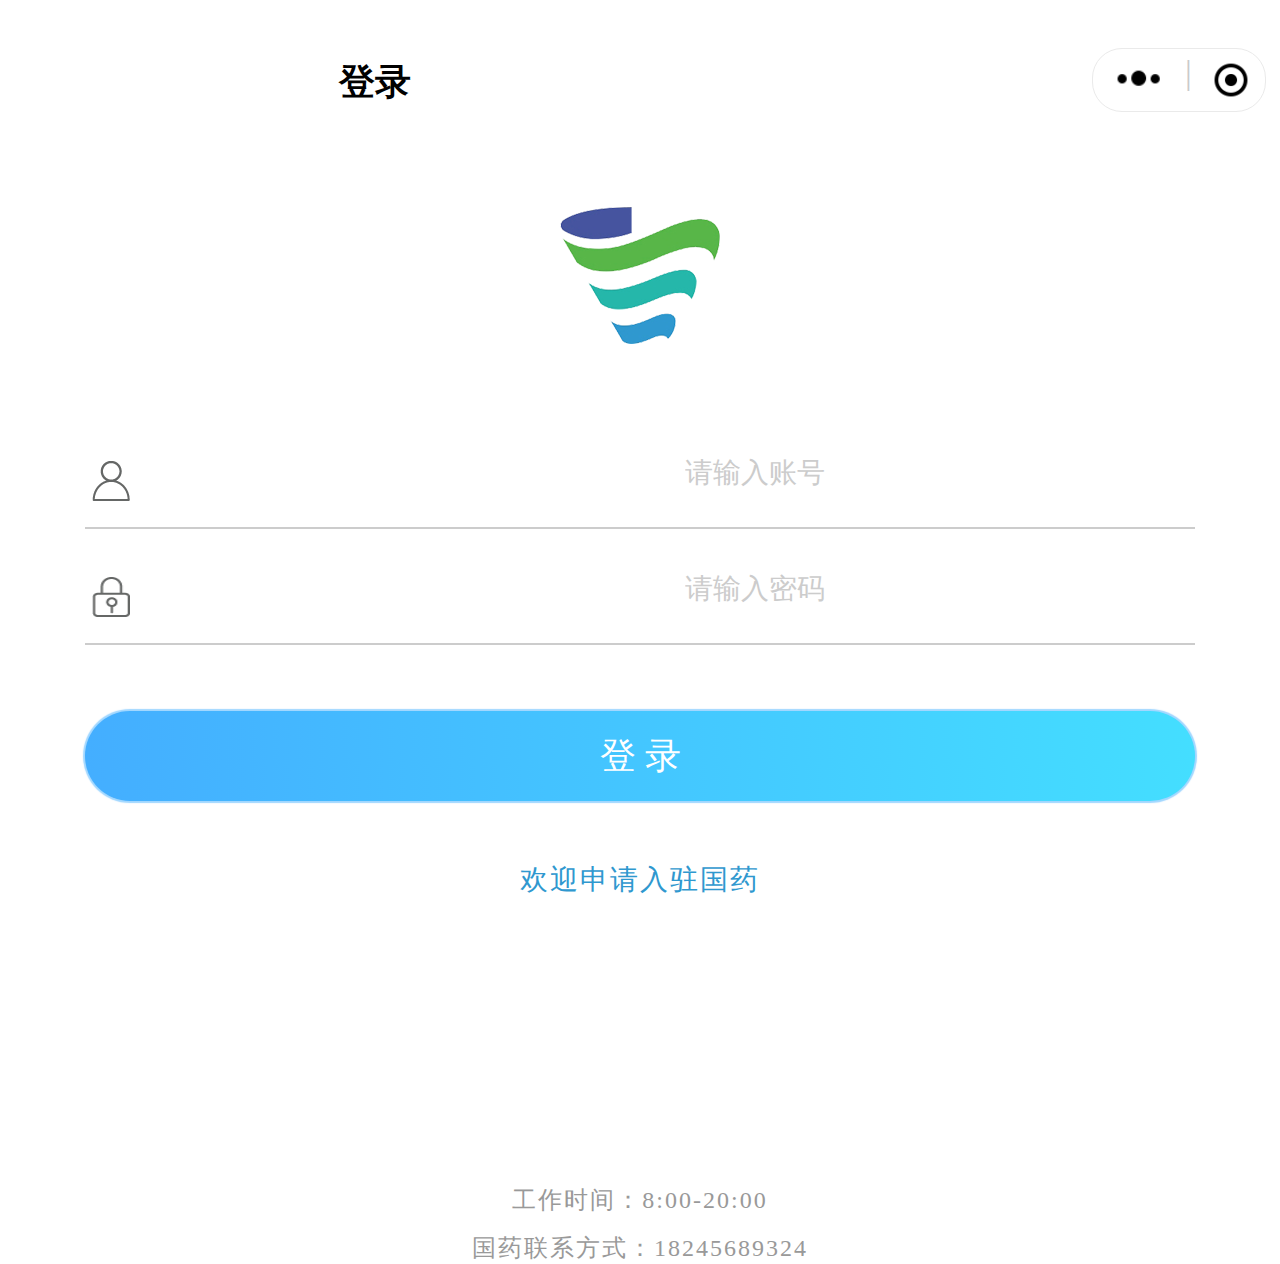
<file: index.html>
<!doctype html>
<html lang="en">
<head>
    <meta charset="UTF-8">
    <meta name="viewport"
          content="width=device-width, user-scalable=no, initial-scale=1.0, maximum-scale=1.0, minimum-scale=1.0">
    <meta http-equiv="X-UA-Compatible" content="ie=edge">
    <link rel="stylesheet" href="css/index.css">
    <script src="js/rem.js"></script>
    <script src="js/jquery-3.3.1.js"></script>
    <title>首页</title>
</head>
<body>
    <header></header>
    <div class="head">
        <div class="headC">登录</div>
        <div class="headR">
            <div class="headRL"></div>
            <span>|</span>
            <div class="headRR"></div>
        </div>
    </div>
    <section>
        <div class="imgbox">
            <img src="img/logo.png" alt="">
        </div>
    </section>
    <form action="">
        <div class="min">
            <div class="putbox">
                <div class="home">
                    <img src="img/home.png" alt="">
                </div>
                <input type="text" placeholder="请输入账号">
            </div>
            <div class="putbox putbox1">
                <div class="passwd">
                    <img src="img/passwd.png" alt="">
                </div>
                <input type="password" placeholder="请输入密码">
            </div>
            <button type="button">登  录</button>
            <div class="welcome">欢迎申请入驻国药</div>
            <div class="bottom">工作时间：8:00-20:00</div>
            <div class="bottom1">国药联系方式：18245689324</div>
        </div>
    </form>
    <div class="zhezhao">
        <div class="type">为了您操作方便</div>
        <div class="type1">请您复制链接，在电脑端申请</div>
        <div class="type2">http//:www.ruzhu.com</div>
        <button>复制链接</button>
    </div>
    <div class="close">
        <img src="img/close.png" alt="">
    </div>
</body>
<script>
    $(".welcome").click(function () {
        $(".zhezhao").css("display","block")
        $(".close").css("display","block")
    })
    $(".close").click(function () {
        $(".zhezhao").css("display","none")
        $(".close").css("display","none")
    })
    $(".min button").click(function () {
        location.assign("drug.html")
    })
</script>
</html>
</file>
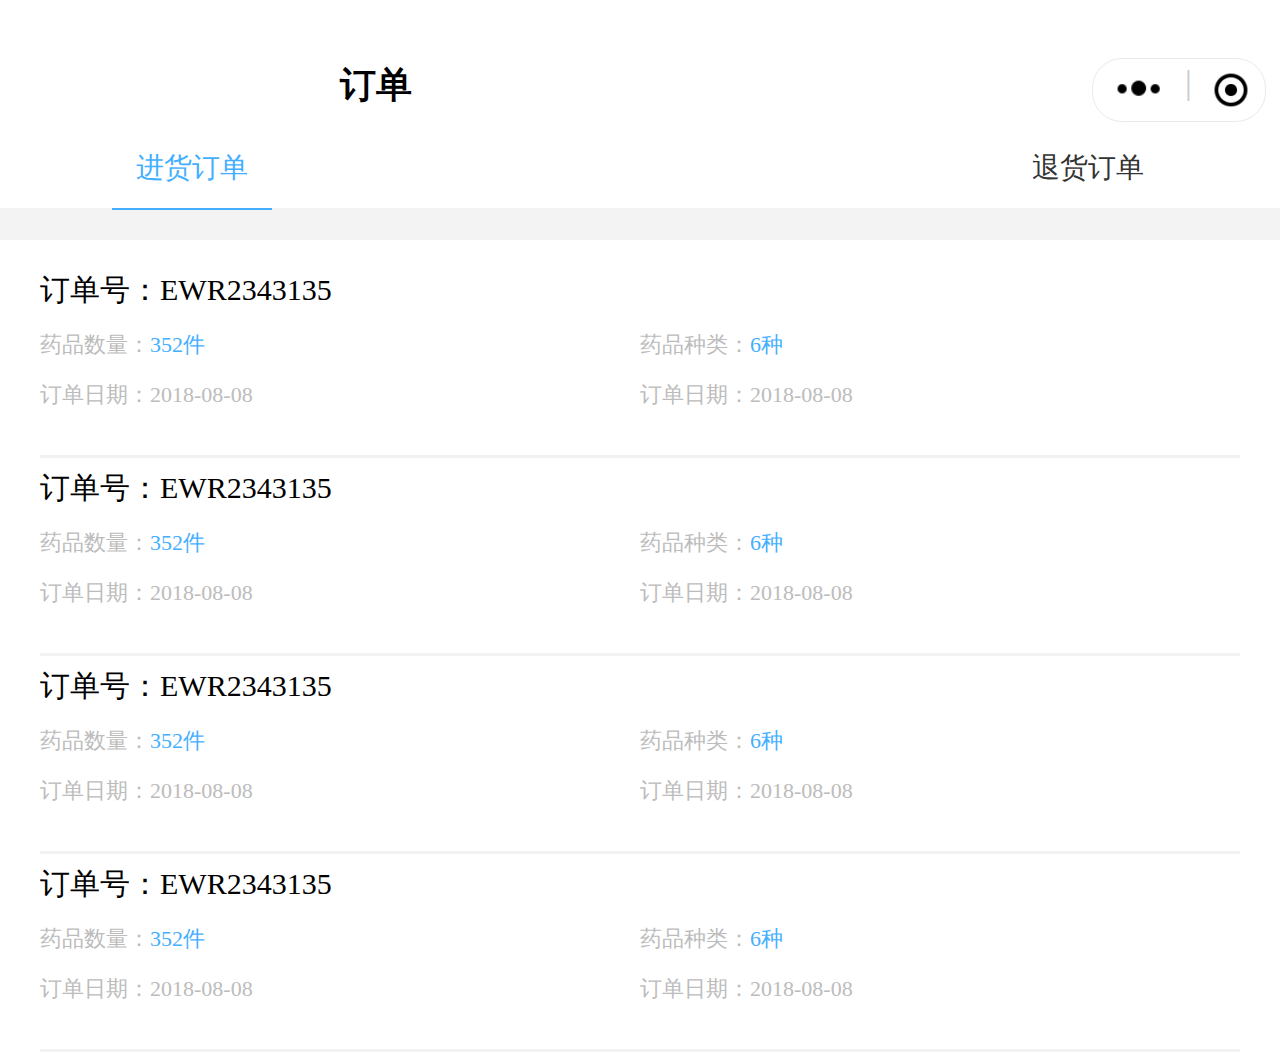
<file: dingdan.html>
<!doctype html>
<html lang="en">
<head>
    <meta charset="UTF-8">
    <meta name="viewport"
          content="width=device-width, user-scalable=no, initial-scale=1.0, maximum-scale=1.0, minimum-scale=1.0">
    <meta http-equiv="X-UA-Compatible" content="ie=edge">
    <title>订单</title>
    <script src="js/jQuery.js"></script>
    <script src="js/rem.js"></script>
    <link rel="stylesheet" href="css/dingdan.css">
</head>
<body>
<div class="bg">
    <div class="jt">
        <div class="hang">
            <div class="hangL">订单号：EWR2345312</div>
            <div class="hangR">2018.08.02到期</div>
        </div>
        <div class="hang">
            <div class="hangL">订单号：EWR2345312</div>
            <div class="hangR">2018.08.02到期</div>
        </div>
        <div class="hang">
            <div class="hangL">订单号：EWR2345312</div>
            <div class="hangR">2018.08.02到期</div>
        </div>
        <div class="hang">
            <div class="hangL">订单号：EWR2345312</div>
            <div class="hangR">2018.08.02到期</div>
        </div>
        <div class="hang">
            <div class="hangL">订单号：EWR2345312</div>
            <div class="hangR">2018.08.02到期</div>
        </div>
        <div class="hang">
            <div class="hangL">订单号：EWR2345312</div>
            <div class="hangR">2018.08.02到期</div>
        </div>
        <div class="hang">
            <div class="hangL">订单号：EWR2345312</div>
            <div class="hangR">2018.08.02到期</div>
        </div>
        <div class="hang">
            <div class="hangL">订单号：EWR2345312</div>
            <div class="hangR">2018.08.02到期</div>
        </div>
        <div class="hang">
            <div class="hangL">订单号：EWR2345312</div>
            <div class="hangR">2018.08.02到期</div>
        </div>
        <div class="hang">
            <div class="hangL">订单号：EWR2345312</div>
            <div class="hangR">2018.08.02到期</div>
        </div>
    </div>
    <div class="cha"></div>
</div>
<div class="bg1">
    <div class="jt">
        <div class="hang">
            <div class="hangL">药品经营许可证</div>
            <div class="hangR">
                <div class="hangRS">复方金银花颗粒</div>
                <div class="hangRX">2018.08.02到期</div>
            </div>
        </div>
        <div class="hang">
            <div class="hangL">药品经营许可证</div>
            <div class="hangR">
                <div class="hangRS">复方金银花颗粒</div>
                <div class="hangRX">2018.08.02到期</div>
            </div>
        </div>
        <div class="hang">
            <div class="hangL">药品经营许可证</div>
            <div class="hangR">
                <div class="hangRS">复方金银花颗粒</div>
                <div class="hangRX">2018.08.02到期</div>
            </div>
        </div>
        <div class="hang">
            <div class="hangL">药品经营许可证</div>
            <div class="hangR">
                <div class="hangRS">复方金银花颗粒</div>
                <div class="hangRX">2018.08.02到期</div>
            </div>
        </div>
        <div class="hang">
            <div class="hangL">药品经营许可证</div>
            <div class="hangR">
                <div class="hangRS">复方金银花颗粒</div>
                <div class="hangRX">2018.08.02到期</div>
            </div>
        </div>
        <div class="hang">
            <div class="hangL">药品经营许可证</div>
            <div class="hangR">
                <div class="hangRS">复方金银花颗粒</div>
                <div class="hangRX">2018.08.02到期</div>
            </div>
        </div>
        <div class="hang">
            <div class="hangL">药品经营许可证</div>
            <div class="hangR">
                <div class="hangRS">复方金银花颗粒</div>
                <div class="hangRX">2018.08.02到期</div>
            </div>
        </div>
    </div>
    <div class="cha"></div>
</div>
<header></header>
<div class="head">
    <div class="headC">订单</div>
    <div class="headR">
        <div class="headRL"></div>
        <span>|</span>
        <div class="headRR"></div>
    </div>
</div>
<nav>
    <div class="navL" style="border-bottom: 0.02rem solid #44afff;color: #44afff;">进货订单</div>
    <div class="navR">退货订单</div>
</nav>
<section style="z-index: 10">
    <div class="section">
        <div class="content">
            <div class="top">订单号：EWR2343135</div>
            <div class="box"><p>药品数量：<span>352件</span></p><p>药品种类：<span>6种</span></p></div>
            <div class="box"><p>订单日期：2018-08-08</p><p>订单日期：2018-08-08</p></div>
        </div>
        <div class="content">
            <div class="top">订单号：EWR2343135</div>
            <div class="box"><p>药品数量：<span>352件</span></p><p>药品种类：<span>6种</span></p></div>
            <div class="box"><p>订单日期：2018-08-08</p><p>订单日期：2018-08-08</p></div>
        </div>
        <div class="content">
            <div class="top">订单号：EWR2343135</div>
            <div class="box"><p>药品数量：<span>352件</span></p><p>药品种类：<span>6种</span></p></div>
            <div class="box"><p>订单日期：2018-08-08</p><p>订单日期：2018-08-08</p></div>
        </div>
        <div class="content">
            <div class="top">订单号：EWR2343135</div>
            <div class="box"><p>药品数量：<span>352件</span></p><p>药品种类：<span>6种</span></p></div>
            <div class="box"><p>订单日期：2018-08-08</p><p>订单日期：2018-08-08</p></div>
        </div>
    </div>
</section>
<section1 style="z-index: 5">
    <div class="section">
        <div class="content">
            <div class="top">订单号：EWR2343135</div>
            <div class="box"><p>药品数量：<span>352件</span></p><p>药品种类：<span>6种</span></p></div>
            <div class="box"><p>订单日期：2018-08-08</p><p>订单日期：2018-08-08</p></div>
        </div>
        <div class="content">
            <div class="top">订单号：EWR2343135</div>
            <div class="box"><p>药品数量：<span>352件</span></p><p>药品种类：<span>6种</span></p></div>
            <div class="box"><p>订单日期：2018-08-08 拷贝</p><p>订单日期：2018-08-08 拷贝</p></div>
        </div>
        <div class="content">
            <div class="top">订单号：EWR2343135</div>
            <div class="box"><p>药品数量：<span>352件</span></p><p>药品种类：<span>6种</span></p></div>
            <div class="box"><p>订单日期：2018-08-08 拷贝</p><p>订单日期：2018-08-08 拷贝</p></div>
        </div>
        <div class="content">
            <div class="top">订单号：EWR2343135</div>
            <div class="box"><p>药品数量：<span>352件</span></p><p>药品种类：<span>6种</span></p></div>
            <div class="box"><p>订单日期：2018-08-08 拷贝</p><p>订单日期：2018-08-08 拷贝</p></div>
        </div>
    </div>
</section1>
<footer>
    <div class="footLi1">
        <div class="word">订单</div>
    </div>
    <div class="footLi2">
        <div class="word">证书</div>
    </div>
    <div class="footLi3">
        <div class="word">结算</div>
    </div>
</footer>
</body>
<script src="js/dingdan.js"></script>
</html>
</file>
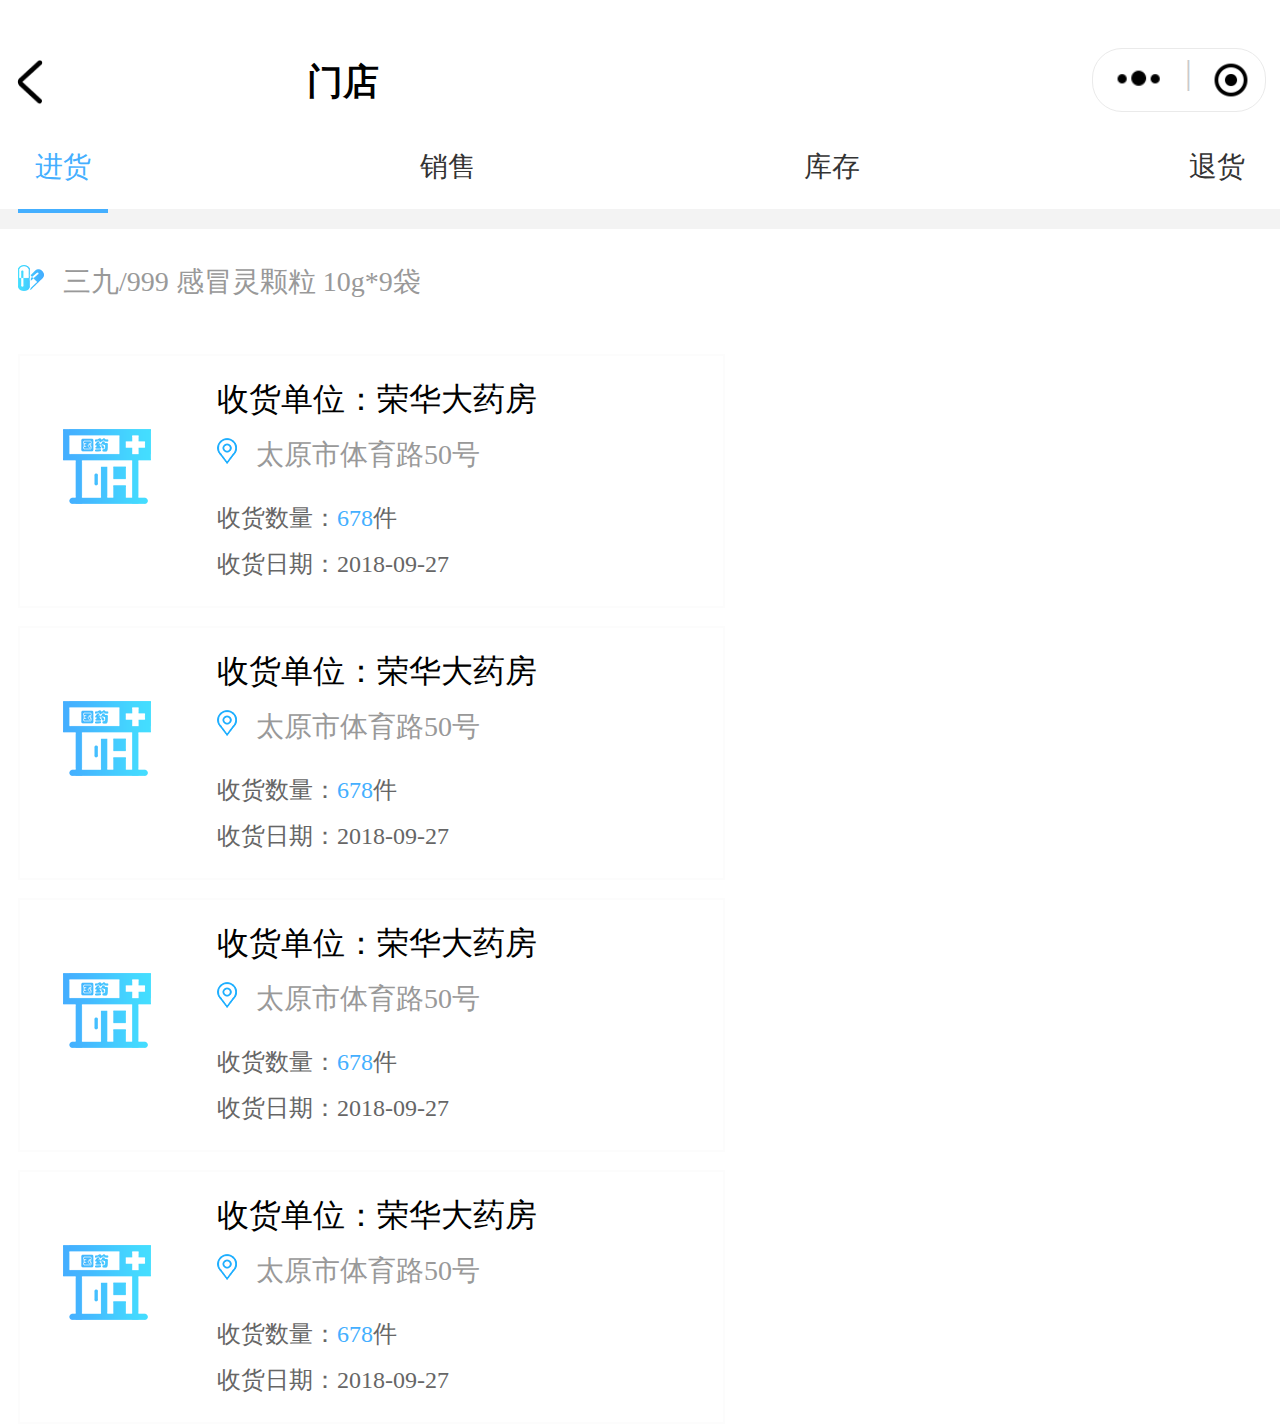
<file: door.html>
<!doctype html>
<html lang="en">
<head>
    <meta charset="UTF-8">
    <meta name="viewport"
          content="width=device-width, user-scalable=no, initial-scale=1.0, maximum-scale=1.0, minimum-scale=1.0">
    <meta http-equiv="X-UA-Compatible" content="ie=edge">
    <link rel="stylesheet" href="css/door.css">
    <script src="js/rem.js"></script>
    <script src="js/jquery-3.3.1.js"></script>
    <title>门店</title>
</head>
<body>
    <header></header>
    <div class="head">
        <div class="headL"></div>
        <div class="headC">门店</div>
        <div class="headR">
            <div class="headRL"></div>
            <span>|</span>
            <div class="headRR"></div>
        </div>
    </div>
    <main>
        <ul>
            <li class="blue">进货</li>
            <li>销售</li>
            <li>库存</li>
            <li>退货</li>
        </ul>
    </main>
    <section>
        <div class="top">
            <div class="title">
                <img src="img/capsule.png" alt="">
                三九/999 感冒灵颗粒 10g*9袋
            </div>
        </div>
        <div class="bottom">
            <ul>
                <li>
                    <div class="drugleft">
                        <div class="drugsimg">
                            <img src="img/pharmacy.png" alt="">
                        </div>
                    </div>
                    <div class="drugright">
                        <div class="content">
                            <div class="title">收货单位：荣华大药房</div>
                            <div class="title1">
                                <img src="img/location.png" alt="">
                                太原市体育路50号
                            </div>
                            <div class="id">收货数量：<span>678</span>件</div>
                            <div class="date">收货日期：<span>2018-09-27</span></div>
                        </div>
                    </div>
                </li>
                <li>
                    <div class="drugleft">
                        <div class="drugsimg">
                            <img src="img/pharmacy.png" alt="">
                        </div>
                    </div>
                    <div class="drugright">
                        <div class="content">
                            <div class="title">收货单位：荣华大药房</div>
                            <div class="title1">
                                <img src="img/location.png" alt="">
                                太原市体育路50号
                            </div>
                            <div class="id">收货数量：<span>678</span>件</div>
                            <div class="date">收货日期：<span>2018-09-27</span></div>
                        </div>
                    </div>
                </li>
                <li>
                    <div class="drugleft">
                        <div class="drugsimg">
                            <img src="img/pharmacy.png" alt="">
                        </div>
                    </div>
                    <div class="drugright">
                        <div class="content">
                            <div class="title">收货单位：荣华大药房</div>
                            <div class="title1">
                                <img src="img/location.png" alt="">
                                太原市体育路50号
                            </div>
                            <div class="id">收货数量：<span>678</span>件</div>
                            <div class="date">收货日期：<span>2018-09-27</span></div>
                        </div>
                    </div>
                </li>
                <li>
                    <div class="drugleft">
                        <div class="drugsimg">
                            <img src="img/pharmacy.png" alt="">
                        </div>
                    </div>
                    <div class="drugright">
                        <div class="content">
                            <div class="title">收货单位：荣华大药房</div>
                            <div class="title1">
                                <img src="img/location.png" alt="">
                                太原市体育路50号
                            </div>
                            <div class="id">收货数量：<span>678</span>件</div>
                            <div class="date">收货日期：<span>2018-09-27</span></div>
                        </div>
                    </div>
                </li>
            </ul>
        </div>
    </section>
</body>
<script>
    $(".headL").click(function () {
        location.assign("totaldata.html")
    })
    $(".bottom li").click(function () {
        location.assign("drughouse.html")
    })
    $("main li:nth-child(2)").click(function () {
        location.assign("door1.html")
    })
    $("main li:nth-child(3)").click(function () {
        location.assign("door2.html")
    })
    $("main li:last").click(function () {
        location.assign("door3.html")
    })
</script>
</html>
</file>
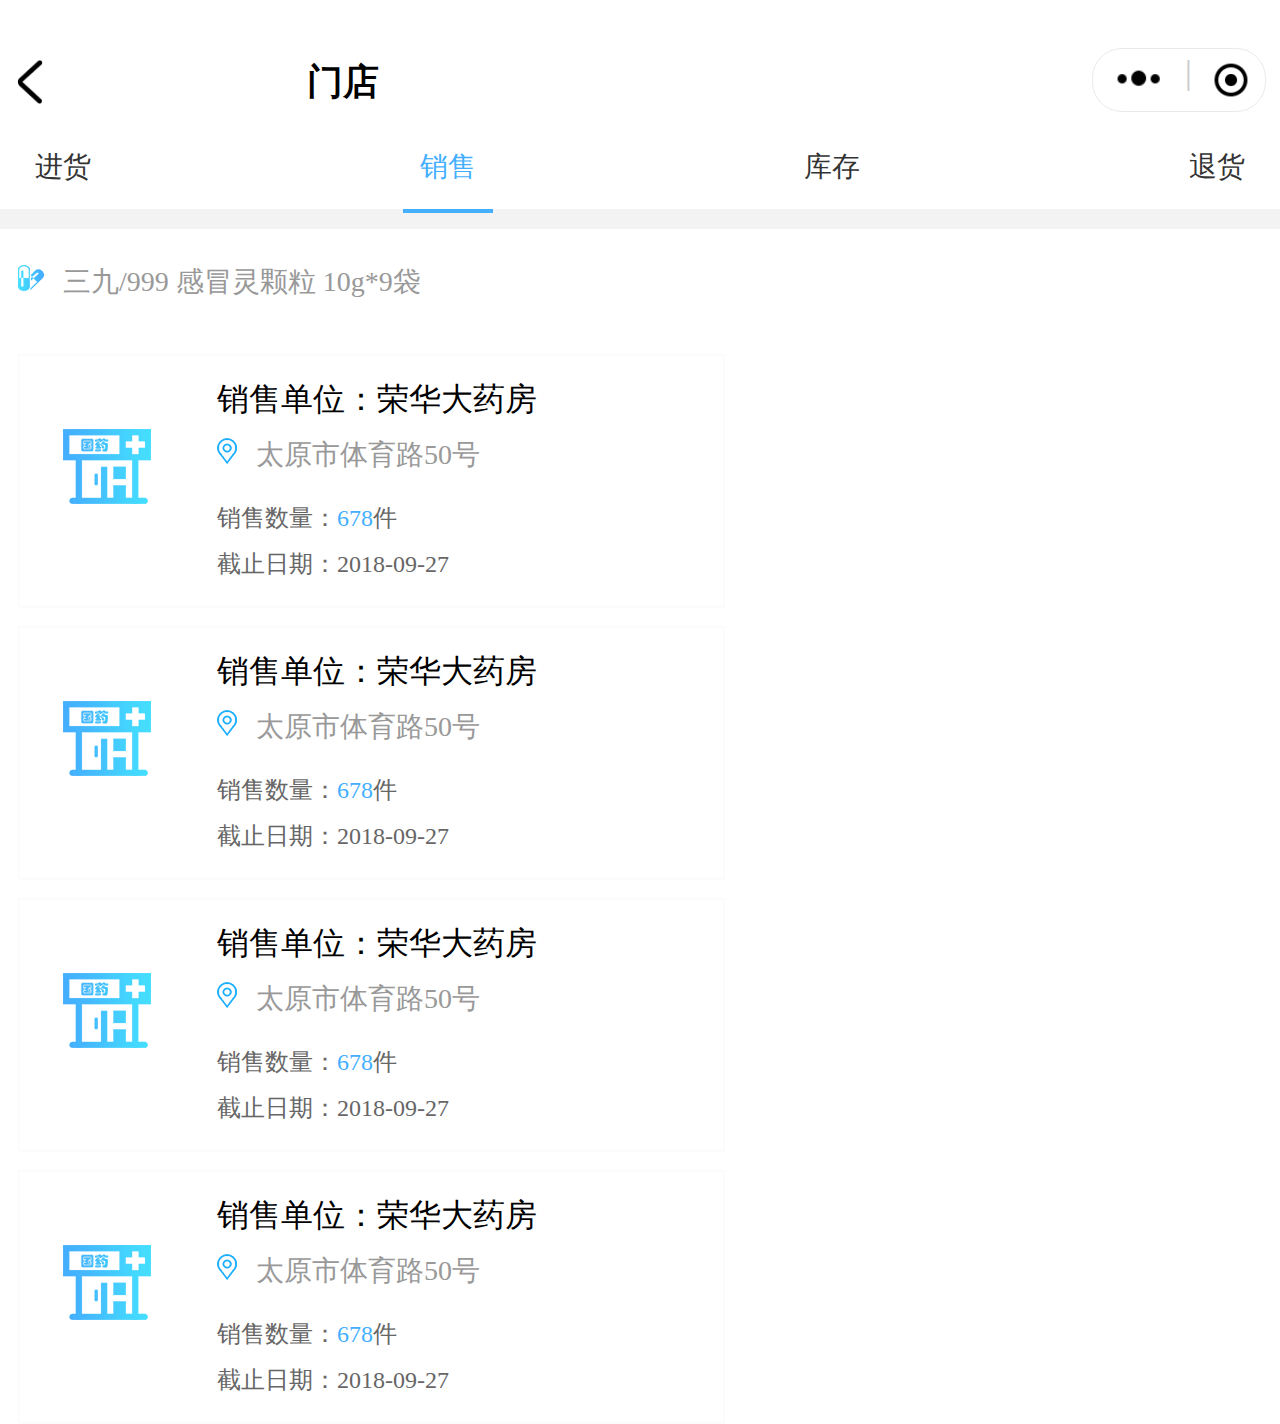
<file: door1.html>
<!doctype html>
<html lang="en">
<head>
    <meta charset="UTF-8">
    <meta name="viewport"
          content="width=device-width, user-scalable=no, initial-scale=1.0, maximum-scale=1.0, minimum-scale=1.0">
    <meta http-equiv="X-UA-Compatible" content="ie=edge">
    <link rel="stylesheet" href="css/door.css">
    <script src="js/rem.js"></script>
    <script src="js/jquery-3.3.1.js"></script>
    <title>门店</title>
</head>
<body>
<header></header>
<div class="head">
    <div class="headL"></div>
    <div class="headC">门店</div>
    <div class="headR">
        <div class="headRL"></div>
        <span>|</span>
        <div class="headRR"></div>
    </div>
</div>
<main>
    <ul>
        <li>进货</li>
        <li class="blue">销售</li>
        <li>库存</li>
        <li>退货</li>
    </ul>
</main>
<section>
    <div class="top">
        <div class="title">
            <img src="img/capsule.png" alt="">
            三九/999 感冒灵颗粒 10g*9袋
        </div>
    </div>
    <div class="bottom">
        <ul>
            <li>
                <div class="drugleft">
                    <div class="drugsimg">
                        <img src="img/pharmacy.png" alt="">
                    </div>
                </div>
                <div class="drugright">
                    <div class="content">
                        <div class="title">销售单位：荣华大药房</div>
                        <div class="title1">
                            <img src="img/location.png" alt="">
                            太原市体育路50号
                        </div>
                        <div class="id">销售数量：<span>678</span>件</div>
                        <div class="date">截止日期：<span>2018-09-27</span></div>
                    </div>
                </div>
            </li>
            <li>
                <div class="drugleft">
                    <div class="drugsimg">
                        <img src="img/pharmacy.png" alt="">
                    </div>
                </div>
                <div class="drugright">
                    <div class="content">
                        <div class="title">销售单位：荣华大药房</div>
                        <div class="title1">
                            <img src="img/location.png" alt="">
                            太原市体育路50号
                        </div>
                        <div class="id">销售数量：<span>678</span>件</div>
                        <div class="date">截止日期：<span>2018-09-27</span></div>
                    </div>
                </div>
            </li>
            <li>
                <div class="drugleft">
                    <div class="drugsimg">
                        <img src="img/pharmacy.png" alt="">
                    </div>
                </div>
                <div class="drugright">
                    <div class="content">
                        <div class="title">销售单位：荣华大药房</div>
                        <div class="title1">
                            <img src="img/location.png" alt="">
                            太原市体育路50号
                        </div>
                        <div class="id">销售数量：<span>678</span>件</div>
                        <div class="date">截止日期：<span>2018-09-27</span></div>
                    </div>
                </div>
            </li>
            <li>
                <div class="drugleft">
                    <div class="drugsimg">
                        <img src="img/pharmacy.png" alt="">
                    </div>
                </div>
                <div class="drugright">
                    <div class="content">
                        <div class="title">销售单位：荣华大药房</div>
                        <div class="title1">
                            <img src="img/location.png" alt="">
                            太原市体育路50号
                        </div>
                        <div class="id">销售数量：<span>678</span>件</div>
                        <div class="date">截止日期：<span>2018-09-27</span></div>
                    </div>
                </div>
            </li>
        </ul>
    </div>
</section>
</body>
<script>
    $(".headL").click(function () {
        location.assign("totaldata.html")
    })
    $(".bottom li").click(function () {
        location.assign("drughouse1.html")
    })
    $("main li:first").click(function () {
        location.assign("door.html")
    })
    $("main li:nth-child(3)").click(function () {
        location.assign("door2.html")
    })
    $("main li:last").click(function () {
        location.assign("door3.html")
    })
</script>
</html>
</file>
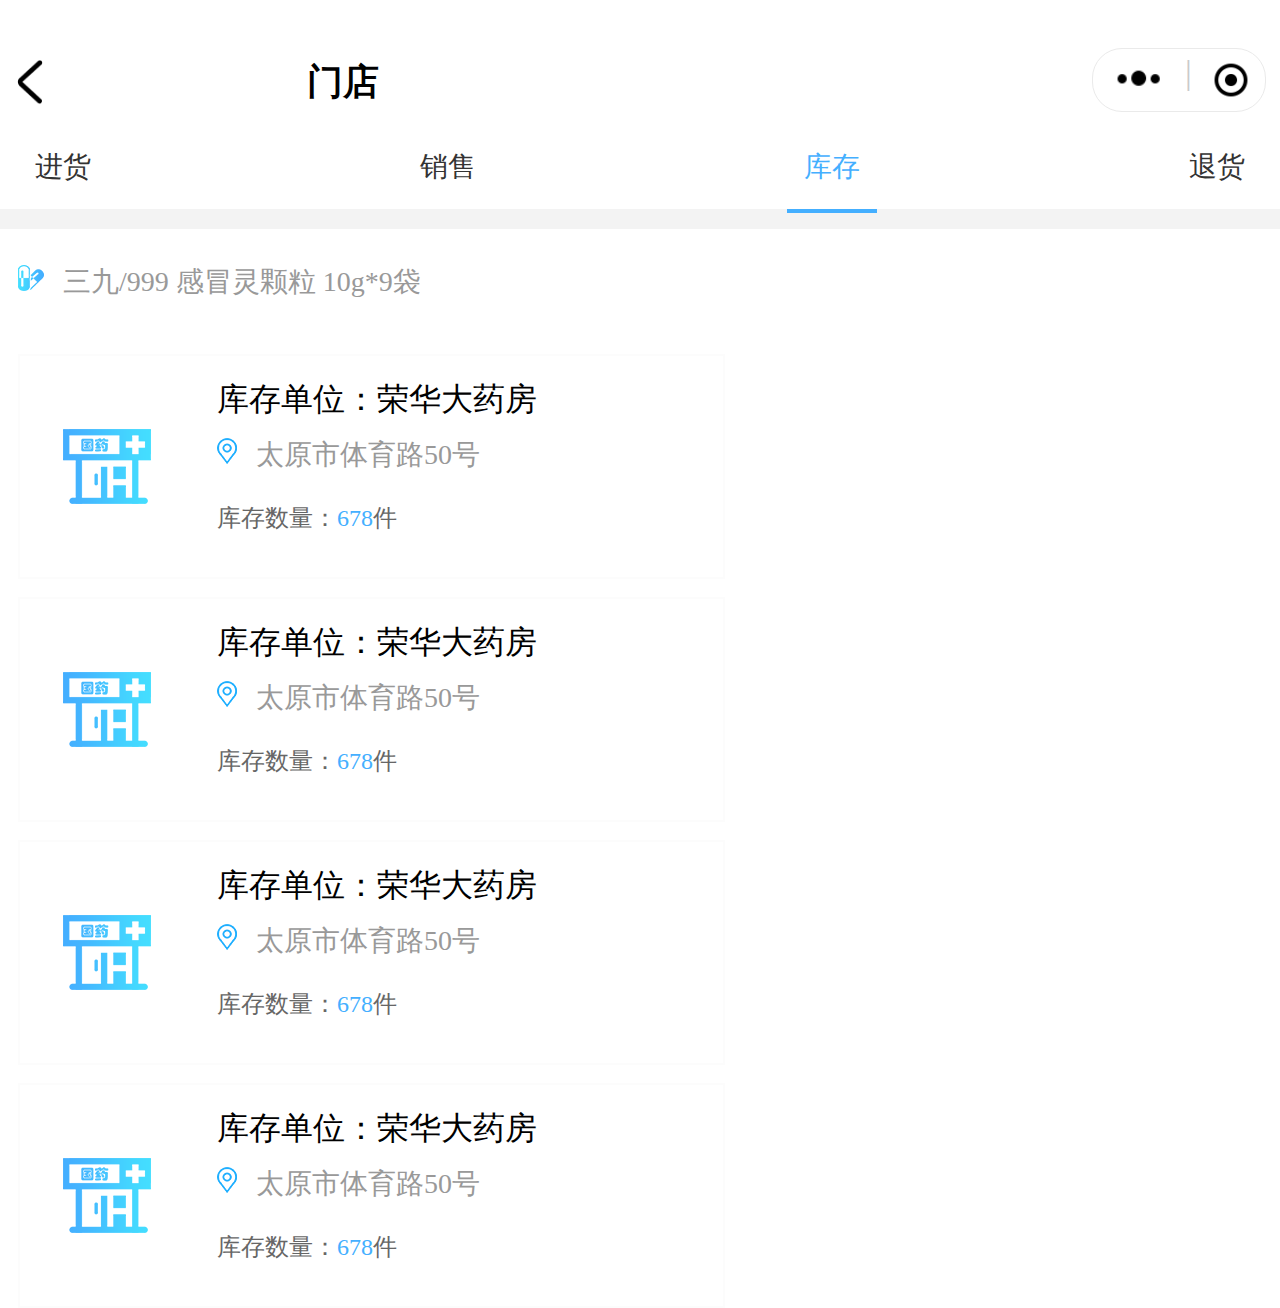
<file: door2.html>
<!doctype html>
<html lang="en">
<head>
    <meta charset="UTF-8">
    <meta name="viewport"
          content="width=device-width, user-scalable=no, initial-scale=1.0, maximum-scale=1.0, minimum-scale=1.0">
    <meta http-equiv="X-UA-Compatible" content="ie=edge">
    <link rel="stylesheet" href="css/door.css">
    <script src="js/rem.js"></script>
    <script src="js/jquery-3.3.1.js"></script>
    <title>门店</title>
</head>
<body>
<header></header>
<div class="head">
    <div class="headL"></div>
    <div class="headC">门店</div>
    <div class="headR">
        <div class="headRL"></div>
        <span>|</span>
        <div class="headRR"></div>
    </div>
</div>
<main>
    <ul>
        <li>进货</li>
        <li>销售</li>
        <li class="blue">库存</li>
        <li>退货</li>
    </ul>
</main>
<section>
    <div class="top">
        <div class="title">
            <img src="img/capsule.png" alt="">
            三九/999 感冒灵颗粒 10g*9袋
        </div>
    </div>
    <div class="bottom">
        <ul>
            <li>
                <div class="drugleft">
                    <div class="drugsimg">
                        <img src="img/pharmacy.png" alt="">
                    </div>
                </div>
                <div class="drugright">
                    <div class="content">
                        <div class="title">库存单位：荣华大药房</div>
                        <div class="title1">
                            <img src="img/location.png" alt="">
                            太原市体育路50号
                        </div>
                        <div class="id">库存数量：<span>678</span>件</div>
                    </div>
                </div>
            </li>
            <li>
                <div class="drugleft">
                    <div class="drugsimg">
                        <img src="img/pharmacy.png" alt="">
                    </div>
                </div>
                <div class="drugright">
                    <div class="content">
                        <div class="title">库存单位：荣华大药房</div>
                        <div class="title1">
                            <img src="img/location.png" alt="">
                            太原市体育路50号
                        </div>
                        <div class="id">库存数量：<span>678</span>件</div>
                    </div>
                </div>
            </li>
            <li>
                <div class="drugleft">
                    <div class="drugsimg">
                        <img src="img/pharmacy.png" alt="">
                    </div>
                </div>
                <div class="drugright">
                    <div class="content">
                        <div class="title">库存单位：荣华大药房</div>
                        <div class="title1">
                            <img src="img/location.png" alt="">
                            太原市体育路50号
                        </div>
                        <div class="id">库存数量：<span>678</span>件</div>
                    </div>
                </div>
            </li>
            <li>
                <div class="drugleft">
                    <div class="drugsimg">
                        <img src="img/pharmacy.png" alt="">
                    </div>
                </div>
                <div class="drugright">
                    <div class="content">
                        <div class="title">库存单位：荣华大药房</div>
                        <div class="title1">
                            <img src="img/location.png" alt="">
                            太原市体育路50号
                        </div>
                        <div class="id">库存数量：<span>678</span>件</div>
                    </div>
                </div>
            </li>
        </ul>
    </div>
</section>
</body>
<script>
    $(".headL").click(function () {
        location.assign("totaldata.html")
    })
    $(".bottom li").click(function () {
        location.assign("drughouse2.html")
    })
    $("main li:nth-child(2)").click(function () {
        location.assign("door1.html")
    })
    $("main li:first").click(function () {
        location.assign("door.html")
    })
    $("main li:last").click(function () {
        location.assign("door3.html")
    })
</script>
</html>
</file>
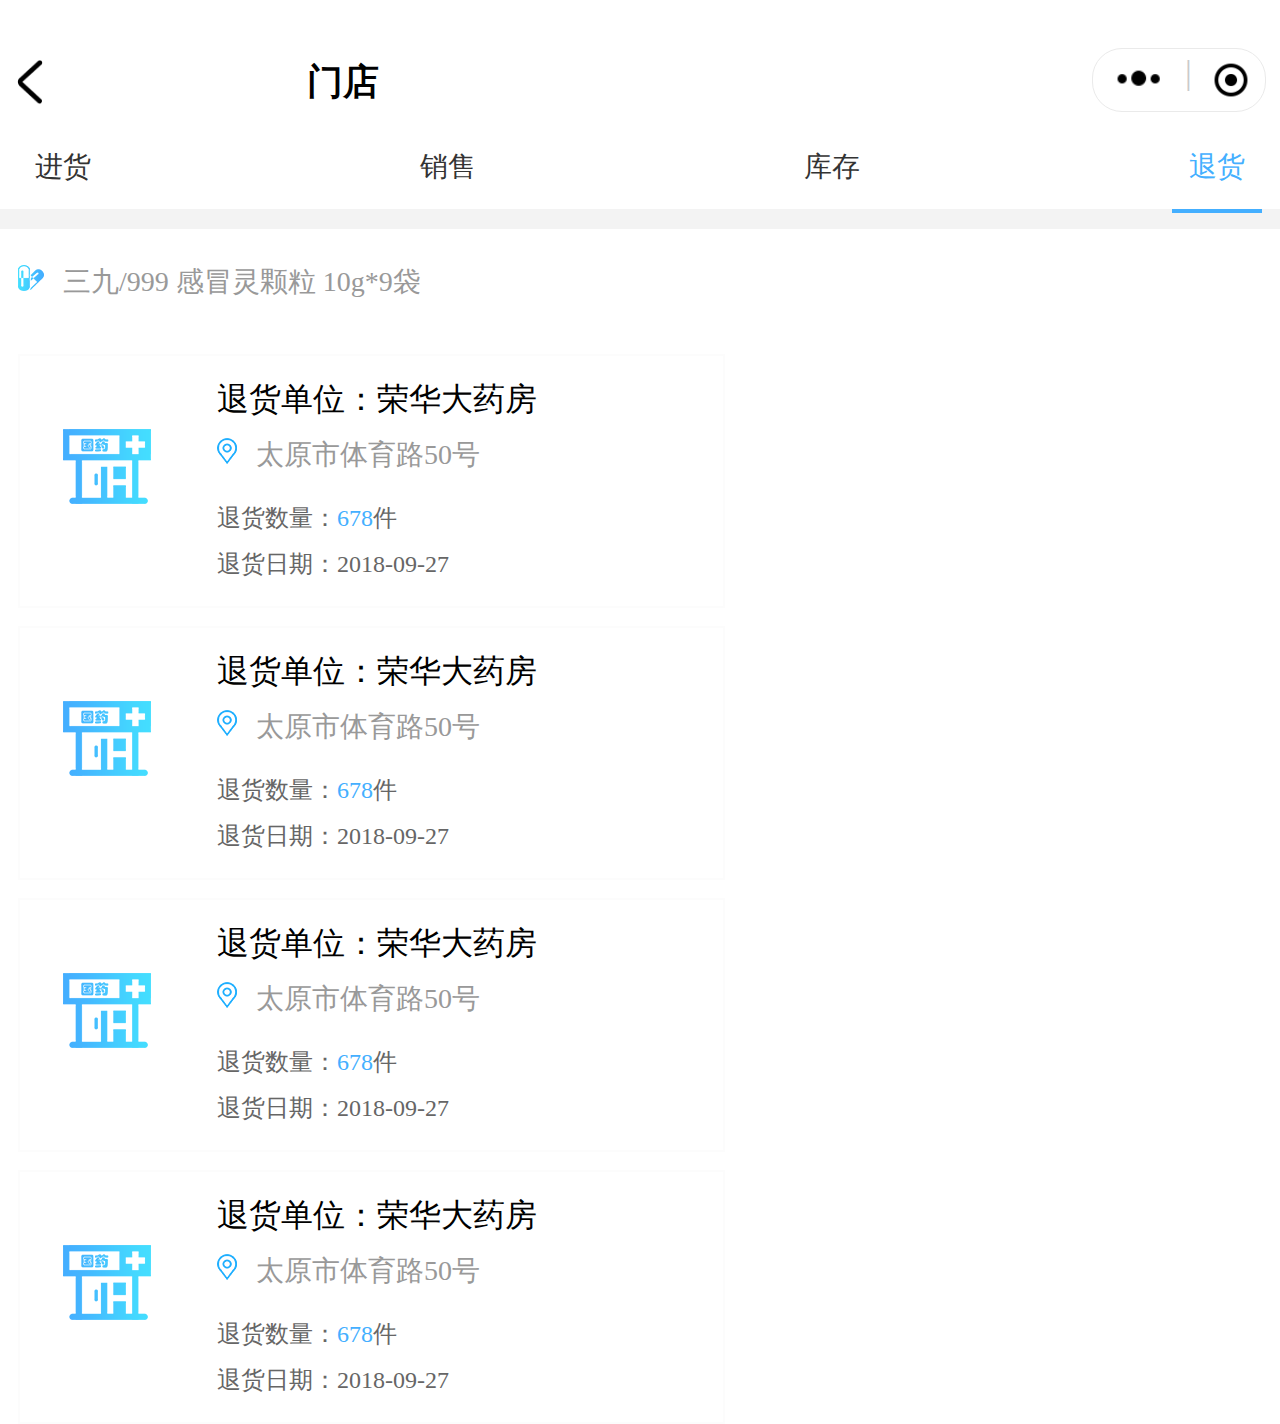
<file: door3.html>
<!doctype html>
<html lang="en">
<head>
    <meta charset="UTF-8">
    <meta name="viewport"
          content="width=device-width, user-scalable=no, initial-scale=1.0, maximum-scale=1.0, minimum-scale=1.0">
    <meta http-equiv="X-UA-Compatible" content="ie=edge">
    <link rel="stylesheet" href="css/door.css">
    <script src="js/rem.js"></script>
    <script src="js/jquery-3.3.1.js"></script>
    <title>门店</title>
</head>
<body>
<header></header>
<div class="head">
    <div class="headL"></div>
    <div class="headC">门店</div>
    <div class="headR">
        <div class="headRL"></div>
        <span>|</span>
        <div class="headRR"></div>
    </div>
</div>
<main>
    <ul>
        <li>进货</li>
        <li>销售</li>
        <li>库存</li>
        <li class="blue">退货</li>
    </ul>
</main>
<section>
    <div class="top">
        <div class="title">
            <img src="img/capsule.png" alt="">
            三九/999 感冒灵颗粒 10g*9袋
        </div>
    </div>
    <div class="bottom">
        <ul>
            <li>
                <div class="drugleft">
                    <div class="drugsimg">
                        <img src="img/pharmacy.png" alt="">
                    </div>
                </div>
                <div class="drugright">
                    <div class="content">
                        <div class="title">退货单位：荣华大药房</div>
                        <div class="title1">
                            <img src="img/location.png" alt="">
                            太原市体育路50号
                        </div>
                        <div class="id">退货数量：<span>678</span>件</div>
                        <div class="date">退货日期：<span>2018-09-27</span></div>
                    </div>
                </div>
            </li>
            <li>
                <div class="drugleft">
                    <div class="drugsimg">
                        <img src="img/pharmacy.png" alt="">
                    </div>
                </div>
                <div class="drugright">
                    <div class="content">
                        <div class="title">退货单位：荣华大药房</div>
                        <div class="title1">
                            <img src="img/location.png" alt="">
                            太原市体育路50号
                        </div>
                        <div class="id">退货数量：<span>678</span>件</div>
                        <div class="date">退货日期：<span>2018-09-27</span></div>
                    </div>
                </div>
            </li>
            <li>
                <div class="drugleft">
                    <div class="drugsimg">
                        <img src="img/pharmacy.png" alt="">
                    </div>
                </div>
                <div class="drugright">
                    <div class="content">
                        <div class="title">退货单位：荣华大药房</div>
                        <div class="title1">
                            <img src="img/location.png" alt="">
                            太原市体育路50号
                        </div>
                        <div class="id">退货数量：<span>678</span>件</div>
                        <div class="date">退货日期：<span>2018-09-27</span></div>
                    </div>
                </div>
            </li>
            <li>
                <div class="drugleft">
                    <div class="drugsimg">
                        <img src="img/pharmacy.png" alt="">
                    </div>
                </div>
                <div class="drugright">
                    <div class="content">
                        <div class="title">退货单位：荣华大药房</div>
                        <div class="title1">
                            <img src="img/location.png" alt="">
                            太原市体育路50号
                        </div>
                        <div class="id">退货数量：<span>678</span>件</div>
                        <div class="date">退货日期：<span>2018-09-27</span></div>
                    </div>
                </div>
            </li>
        </ul>
    </div>
</section>
</body>
<script>
    $(".headL").click(function () {
        location.assign("totaldata.html")
    })
    $(".bottom li").click(function () {
        location.assign("drughouse3.html")
    })
    $("main li:nth-child(2)").click(function () {
        location.assign("door1.html")
    })
    $("main li:nth-child(3)").click(function () {
        location.assign("door2.html")
    })
    $("main li:first").click(function () {
        location.assign("door.html")
    })
</script>
</html>
</file>
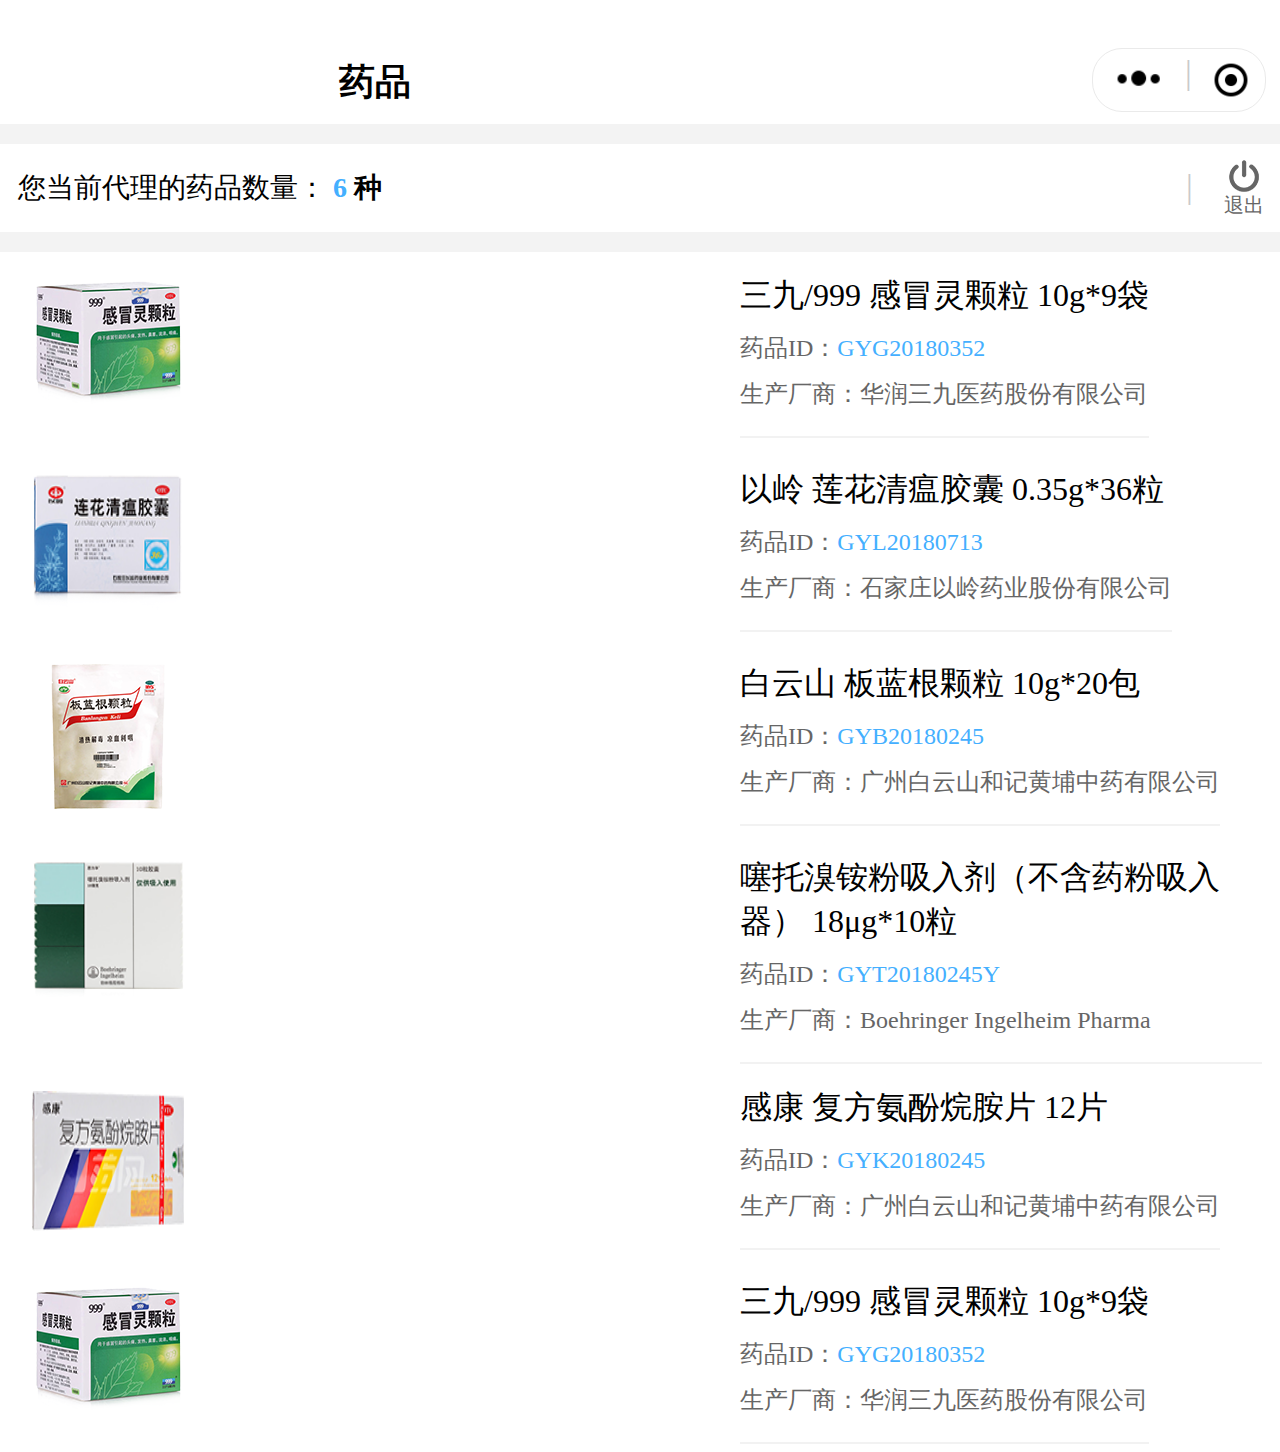
<file: drug.html>
<!doctype html>
<html lang="en">
<head>
    <meta charset="UTF-8">
    <meta name="viewport"
          content="width=device-width, user-scalable=no, initial-scale=1.0, maximum-scale=1.0, minimum-scale=1.0">
    <meta http-equiv="X-UA-Compatible" content="ie=edge">
    <link rel="stylesheet" href="css/drug.css">
    <script src="js/rem.js"></script>
    <script src="js/jquery-3.3.1.js"></script>
    <title>药品</title>
</head>
<body>
    <header></header>
    <div class="head">
        <div class="headC">药品</div>
        <div class="headR">
            <div class="headRL"></div>
            <span>|</span>
            <div class="headRR"></div>
        </div>
    </div>
    <main>
        <div class="type">您当前代理的药品数量：
            <span class="num">6</span>
            <span class="num1">种</span>
        </div>
        <div class="right">
            <span>|</span>
            <div class="close">
                <div class="closeimg">
                    <img src="img/close1.png" alt="">
                </div>
                <div class="tuichu">退出</div>
            </div>
        </div>
    </main>
    <section>
        <div class="drugs">
            <div class="drugleft">
                <div class="drugsimg">
                    <img src="img/drug1.png" alt="">
                </div>
            </div>
            <div class="drugright">
                <div class="content">
                    <div class="title">三九/999 感冒灵颗粒 10g*9袋</div>
                    <div class="id">药品ID：<span>GYG20180352</span></div>
                    <div class="address">生产厂商：华润三九医药股份有限公司</div>
                </div>
            </div>
        </div>
        <div class="drugs">
            <div class="drugleft">
                <div class="drugsimg">
                    <img src="img/drug2.png" alt="">
                </div>
            </div>
            <div class="drugright">
                <div class="content">
                    <div class="title">以岭 莲花清瘟胶囊 0.35g*36粒</div>
                    <div class="id">药品ID：<span>GYL20180713</span></div>
                    <div class="address">生产厂商：石家庄以岭药业股份有限公司</div>
                </div>
            </div>
        </div>
        <div class="drugs drugs1">
            <div class="drugleft">
                <div class="drugsimg">
                    <img src="img/drug3.png" alt="">
                </div>
            </div>
            <div class="drugright">
                <div class="content">
                    <div class="title">白云山 板蓝根颗粒 10g*20包</div>
                    <div class="id">药品ID：<span>GYB20180245</span></div>
                    <div class="address">生产厂商：广州白云山和记黄埔中药有限公司</div>
                </div>
            </div>
        </div>
        <div class="drugs">
            <div class="drugleft">
                <div class="drugsimg">
                    <img src="img/drug4.png" alt="">
                </div>
            </div>
            <div class="drugright">
                <div class="content">
                    <div class="title">噻托溴铵粉吸入剂（不含药粉吸入器） 18μg*10粒 </div>
                    <div class="id">药品ID：<span>GYT20180245Y</span></div>
                    <div class="address">生产厂商：Boehringer Ingelheim Pharma</div>
                </div>
            </div>
        </div>
        <div class="drugs">
            <div class="drugleft">
                <div class="drugsimg">
                    <img src="img/drug5.png" alt="">
                </div>
            </div>
            <div class="drugright">
                <div class="content">
                    <div class="title">感康 复方氨酚烷胺片 12片</div>
                    <div class="id">药品ID：<span>GYK20180245</span></div>
                    <div class="address">生产厂商：广州白云山和记黄埔中药有限公司</div>
                </div>
            </div>
        </div>
        <div class="drugs">
            <div class="drugleft">
                <div class="drugsimg">
                    <img src="img/drug1.png" alt="">
                </div>
            </div>
            <div class="drugright">
                <div class="content">
                    <div class="title">三九/999 感冒灵颗粒 10g*9袋</div>
                    <div class="id">药品ID：<span>GYG20180352</span></div>
                    <div class="address">生产厂商：华润三九医药股份有限公司</div>
                </div>
            </div>
        </div>
    </section>
</body>
<script>
$(".drugs").click(function () {
    location.assign("totaldata.html")
})
$(".tuichu").click(function () {
    location.assign("index.html")
})
</script>
</html>
</file>
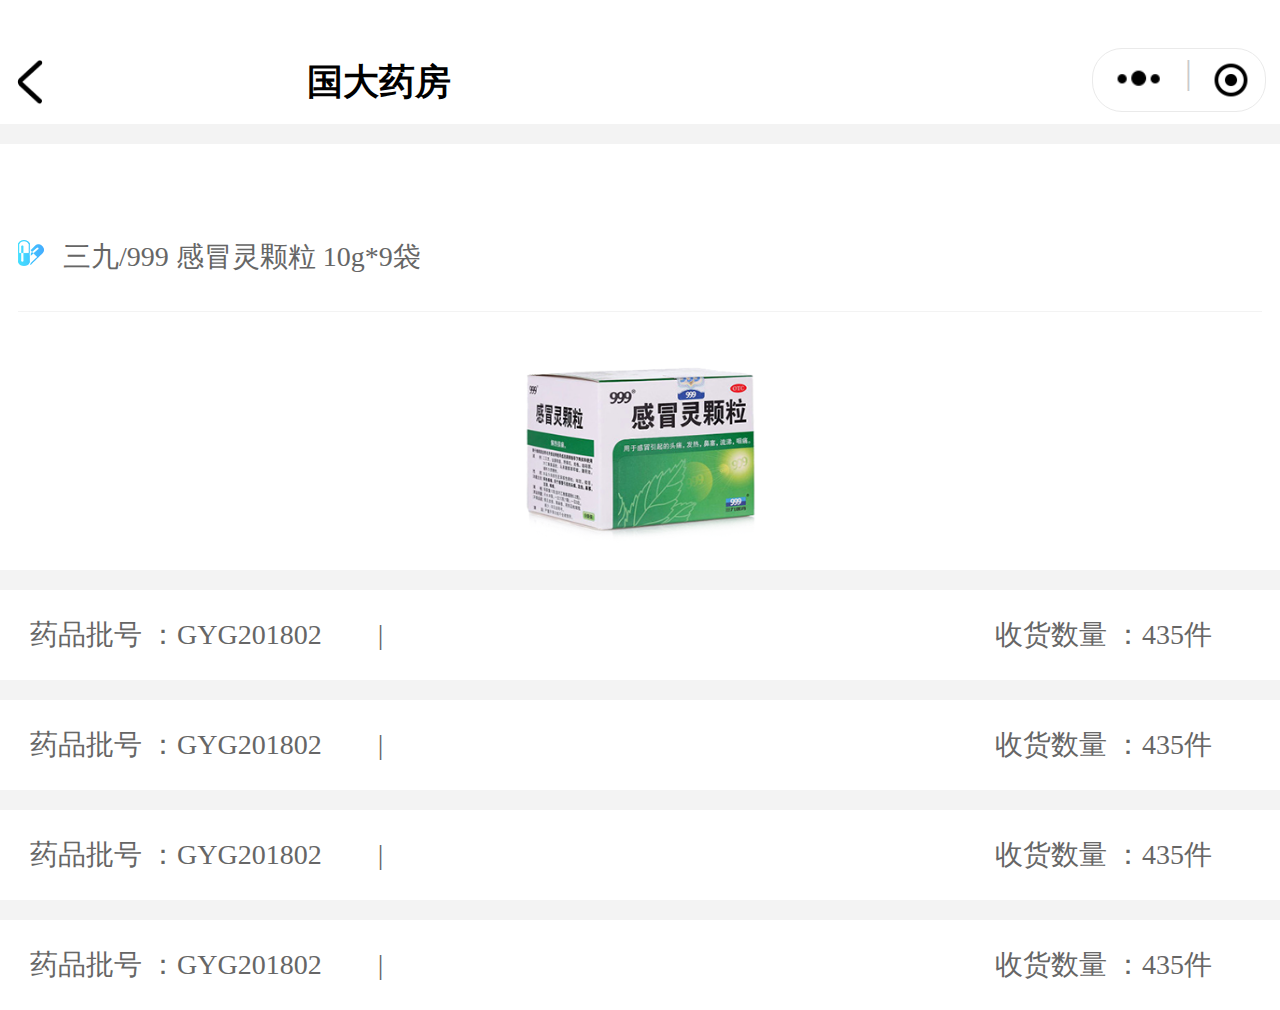
<file: drughouse.html>
<!doctype html>
<html lang="en">
<head>
    <meta charset="UTF-8">
    <meta name="viewport"
          content="width=device-width, user-scalable=no, initial-scale=1.0, maximum-scale=1.0, minimum-scale=1.0">
    <meta http-equiv="X-UA-Compatible" content="ie=edge">
    <link rel="stylesheet" href="css/drughouse.css">
    <script src="js/rem.js"></script>
    <script src="js/jquery-3.3.1.js"></script>
    <title>国大药房</title>
</head>
<body>
    <header></header>
    <div class="head">
        <div class="headL"></div>
        <div class="headC">国大药房</div>
        <div class="headR">
            <div class="headRL"></div>
            <span>|</span>
            <div class="headRR"></div>
        </div>
    </div>
    <section>
        <div class="top">
            <div class="title">
                <img src="img/capsule.png" alt="">
                三九/999 感冒灵颗粒 10g*9袋
            </div>
            <div class="drugsimg">
                <img src="img/drug1big.png" alt="">
            </div>
        </div>
        <div class="lists">
            <div class="list">
                <div class="left">药品批号 ：<span>GYG201802</span>&nbsp;&nbsp;&nbsp;&nbsp;&nbsp;&nbsp;&nbsp;&nbsp;<span>|</span></div>
                <div class="right">收货数量 ：<span>435件</span></div>
            </div>
            <div class="list">
                <div class="left">药品批号 ：<span>GYG201802</span>&nbsp;&nbsp;&nbsp;&nbsp;&nbsp;&nbsp;&nbsp;&nbsp;<span>|</span></div>
                <div class="right">收货数量 ：<span>435件</span></div>
            </div>
            <div class="list">
                <div class="left">药品批号 ：<span>GYG201802</span>&nbsp;&nbsp;&nbsp;&nbsp;&nbsp;&nbsp;&nbsp;&nbsp;<span>|</span></div>
                <div class="right">收货数量 ：<span>435件</span></div>
            </div>
            <div class="list">
                <div class="left">药品批号 ：<span>GYG201802</span>&nbsp;&nbsp;&nbsp;&nbsp;&nbsp;&nbsp;&nbsp;&nbsp;<span>|</span></div>
                <div class="right">收货数量 ：<span>435件</span></div>
            </div>
        </div>
    </section>
</body>
<script>
    $(".headL").click(function () {
        location.assign("door.html")
    })
</script>
</html>
</file>
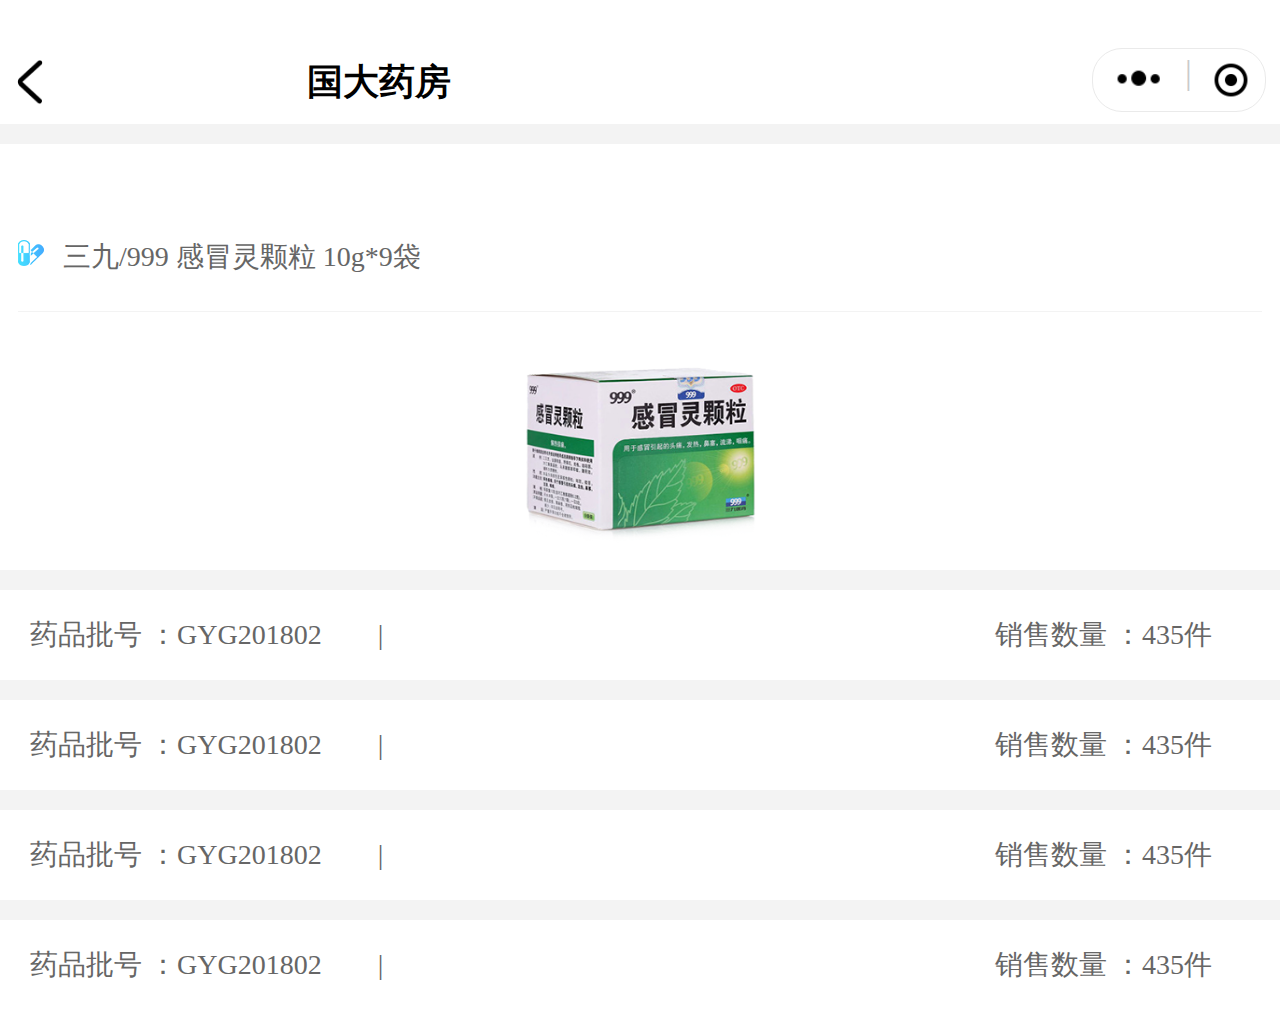
<file: drughouse1.html>
<!doctype html>
<html lang="en">
<head>
    <meta charset="UTF-8">
    <meta name="viewport"
          content="width=device-width, user-scalable=no, initial-scale=1.0, maximum-scale=1.0, minimum-scale=1.0">
    <meta http-equiv="X-UA-Compatible" content="ie=edge">
    <link rel="stylesheet" href="css/drughouse.css">
    <script src="js/rem.js"></script>
    <script src="js/jquery-3.3.1.js"></script>
    <title>国大药房</title>
</head>
<body>
<header></header>
<div class="head">
    <div class="headL"></div>
    <div class="headC">国大药房</div>
    <div class="headR">
        <div class="headRL"></div>
        <span>|</span>
        <div class="headRR"></div>
    </div>
</div>
<section>
    <div class="top">
        <div class="title">
            <img src="img/capsule.png" alt="">
            三九/999 感冒灵颗粒 10g*9袋
        </div>
        <div class="drugsimg">
            <img src="img/drug1big.png" alt="">
        </div>
    </div>
    <div class="lists">
        <div class="list">
            <div class="left">药品批号 ：<span>GYG201802</span>&nbsp;&nbsp;&nbsp;&nbsp;&nbsp;&nbsp;&nbsp;&nbsp;<span>|</span></div>
            <div class="right">销售数量 ：<span>435件</span></div>
        </div>
        <div class="list">
            <div class="left">药品批号 ：<span>GYG201802</span>&nbsp;&nbsp;&nbsp;&nbsp;&nbsp;&nbsp;&nbsp;&nbsp;<span>|</span></div>
            <div class="right">销售数量 ：<span>435件</span></div>
        </div>
        <div class="list">
            <div class="left">药品批号 ：<span>GYG201802</span>&nbsp;&nbsp;&nbsp;&nbsp;&nbsp;&nbsp;&nbsp;&nbsp;<span>|</span></div>
            <div class="right">销售数量 ：<span>435件</span></div>
        </div>
        <div class="list">
            <div class="left">药品批号 ：<span>GYG201802</span>&nbsp;&nbsp;&nbsp;&nbsp;&nbsp;&nbsp;&nbsp;&nbsp;<span>|</span></div>
            <div class="right">销售数量 ：<span>435件</span></div>
        </div>
    </div>
</section>
</body>
<script>
    $(".headL").click(function () {
        location.assign("door1.html")
    })
</script>
</html>
</file>
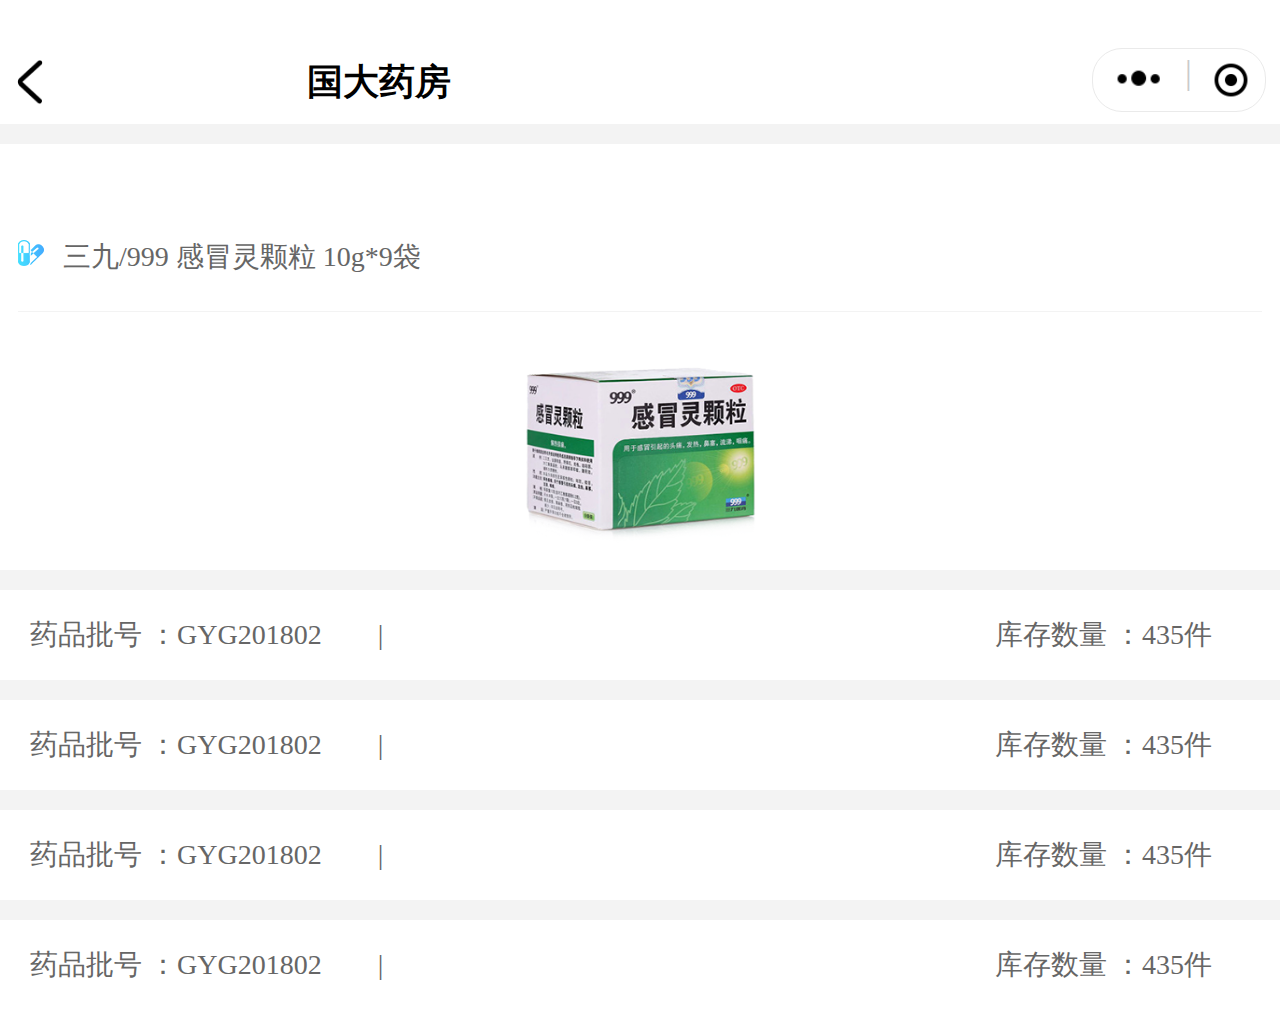
<file: drughouse2.html>
<!doctype html>
<html lang="en">
<head>
    <meta charset="UTF-8">
    <meta name="viewport"
          content="width=device-width, user-scalable=no, initial-scale=1.0, maximum-scale=1.0, minimum-scale=1.0">
    <meta http-equiv="X-UA-Compatible" content="ie=edge">
    <link rel="stylesheet" href="css/drughouse.css">
    <script src="js/rem.js"></script>
    <script src="js/jquery-3.3.1.js"></script>
    <title>国大药房</title>
</head>
<body>
<header></header>
<div class="head">
    <div class="headL"></div>
    <div class="headC">国大药房</div>
    <div class="headR">
        <div class="headRL"></div>
        <span>|</span>
        <div class="headRR"></div>
    </div>
</div>
<section>
    <div class="top">
        <div class="title">
            <img src="img/capsule.png" alt="">
            三九/999 感冒灵颗粒 10g*9袋
        </div>
        <div class="drugsimg">
            <img src="img/drug1big.png" alt="">
        </div>
    </div>
    <div class="lists">
        <div class="list">
            <div class="left">药品批号 ：<span>GYG201802</span>&nbsp;&nbsp;&nbsp;&nbsp;&nbsp;&nbsp;&nbsp;&nbsp;<span>|</span></div>
            <div class="right">库存数量 ：<span>435件</span></div>
        </div>
        <div class="list">
            <div class="left">药品批号 ：<span>GYG201802</span>&nbsp;&nbsp;&nbsp;&nbsp;&nbsp;&nbsp;&nbsp;&nbsp;<span>|</span></div>
            <div class="right">库存数量 ：<span>435件</span></div>
        </div>
        <div class="list">
            <div class="left">药品批号 ：<span>GYG201802</span>&nbsp;&nbsp;&nbsp;&nbsp;&nbsp;&nbsp;&nbsp;&nbsp;<span>|</span></div>
            <div class="right">库存数量 ：<span>435件</span></div>
        </div>
        <div class="list">
            <div class="left">药品批号 ：<span>GYG201802</span>&nbsp;&nbsp;&nbsp;&nbsp;&nbsp;&nbsp;&nbsp;&nbsp;<span>|</span></div>
            <div class="right">库存数量 ：<span>435件</span></div>
        </div>
    </div>
</section>
</body>
<script>
    $(".headL").click(function () {
        location.assign("door2.html")
    })
</script>
</html>
</file>
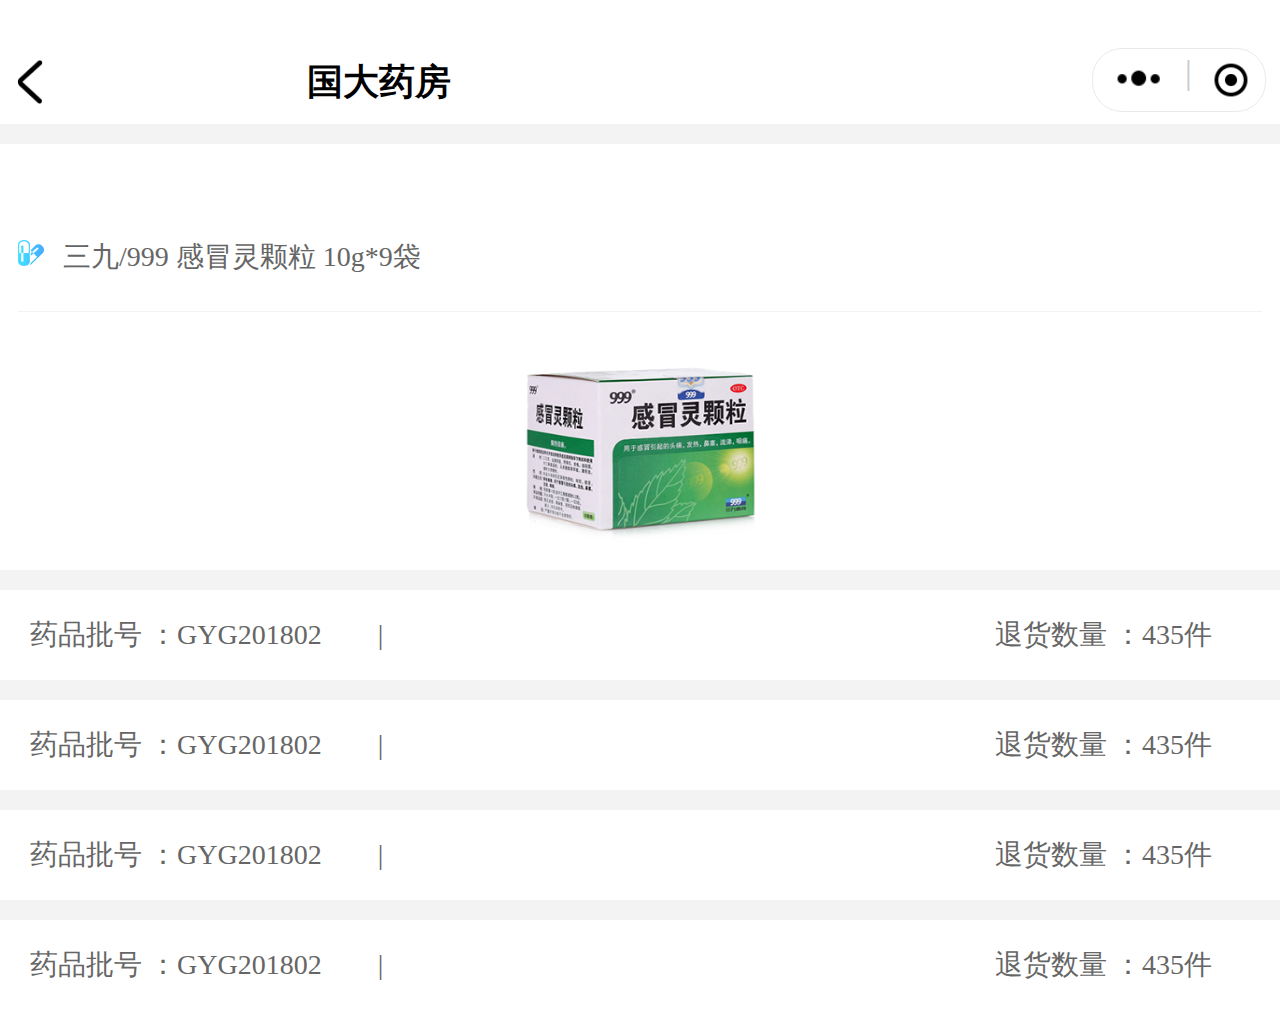
<file: drughouse3.html>
<!doctype html>
<html lang="en">
<head>
    <meta charset="UTF-8">
    <meta name="viewport"
          content="width=device-width, user-scalable=no, initial-scale=1.0, maximum-scale=1.0, minimum-scale=1.0">
    <meta http-equiv="X-UA-Compatible" content="ie=edge">
    <link rel="stylesheet" href="css/drughouse.css">
    <script src="js/rem.js"></script>
    <script src="js/jquery-3.3.1.js"></script>
    <title>国大药房</title>
</head>
<body>
<header></header>
<div class="head">
    <div class="headL"></div>
    <div class="headC">国大药房</div>
    <div class="headR">
        <div class="headRL"></div>
        <span>|</span>
        <div class="headRR"></div>
    </div>
</div>
<section>
    <div class="top">
        <div class="title">
            <img src="img/capsule.png" alt="">
            三九/999 感冒灵颗粒 10g*9袋
        </div>
        <div class="drugsimg">
            <img src="img/drug1big.png" alt="">
        </div>
    </div>
    <div class="lists">
        <div class="list">
            <div class="left">药品批号 ：<span>GYG201802</span>&nbsp;&nbsp;&nbsp;&nbsp;&nbsp;&nbsp;&nbsp;&nbsp;<span>|</span></div>
            <div class="right">退货数量 ：<span>435件</span></div>
        </div>
        <div class="list">
            <div class="left">药品批号 ：<span>GYG201802</span>&nbsp;&nbsp;&nbsp;&nbsp;&nbsp;&nbsp;&nbsp;&nbsp;<span>|</span></div>
            <div class="right">退货数量 ：<span>435件</span></div>
        </div>
        <div class="list">
            <div class="left">药品批号 ：<span>GYG201802</span>&nbsp;&nbsp;&nbsp;&nbsp;&nbsp;&nbsp;&nbsp;&nbsp;<span>|</span></div>
            <div class="right">退货数量 ：<span>435件</span></div>
        </div>
        <div class="list">
            <div class="left">药品批号 ：<span>GYG201802</span>&nbsp;&nbsp;&nbsp;&nbsp;&nbsp;&nbsp;&nbsp;&nbsp;<span>|</span></div>
            <div class="right">退货数量 ：<span>435件</span></div>
        </div>
    </div>
</section>
</body>
<script>
    $(".headL").click(function () {
        location.assign("door3.html")
    })
</script>
</html>
</file>
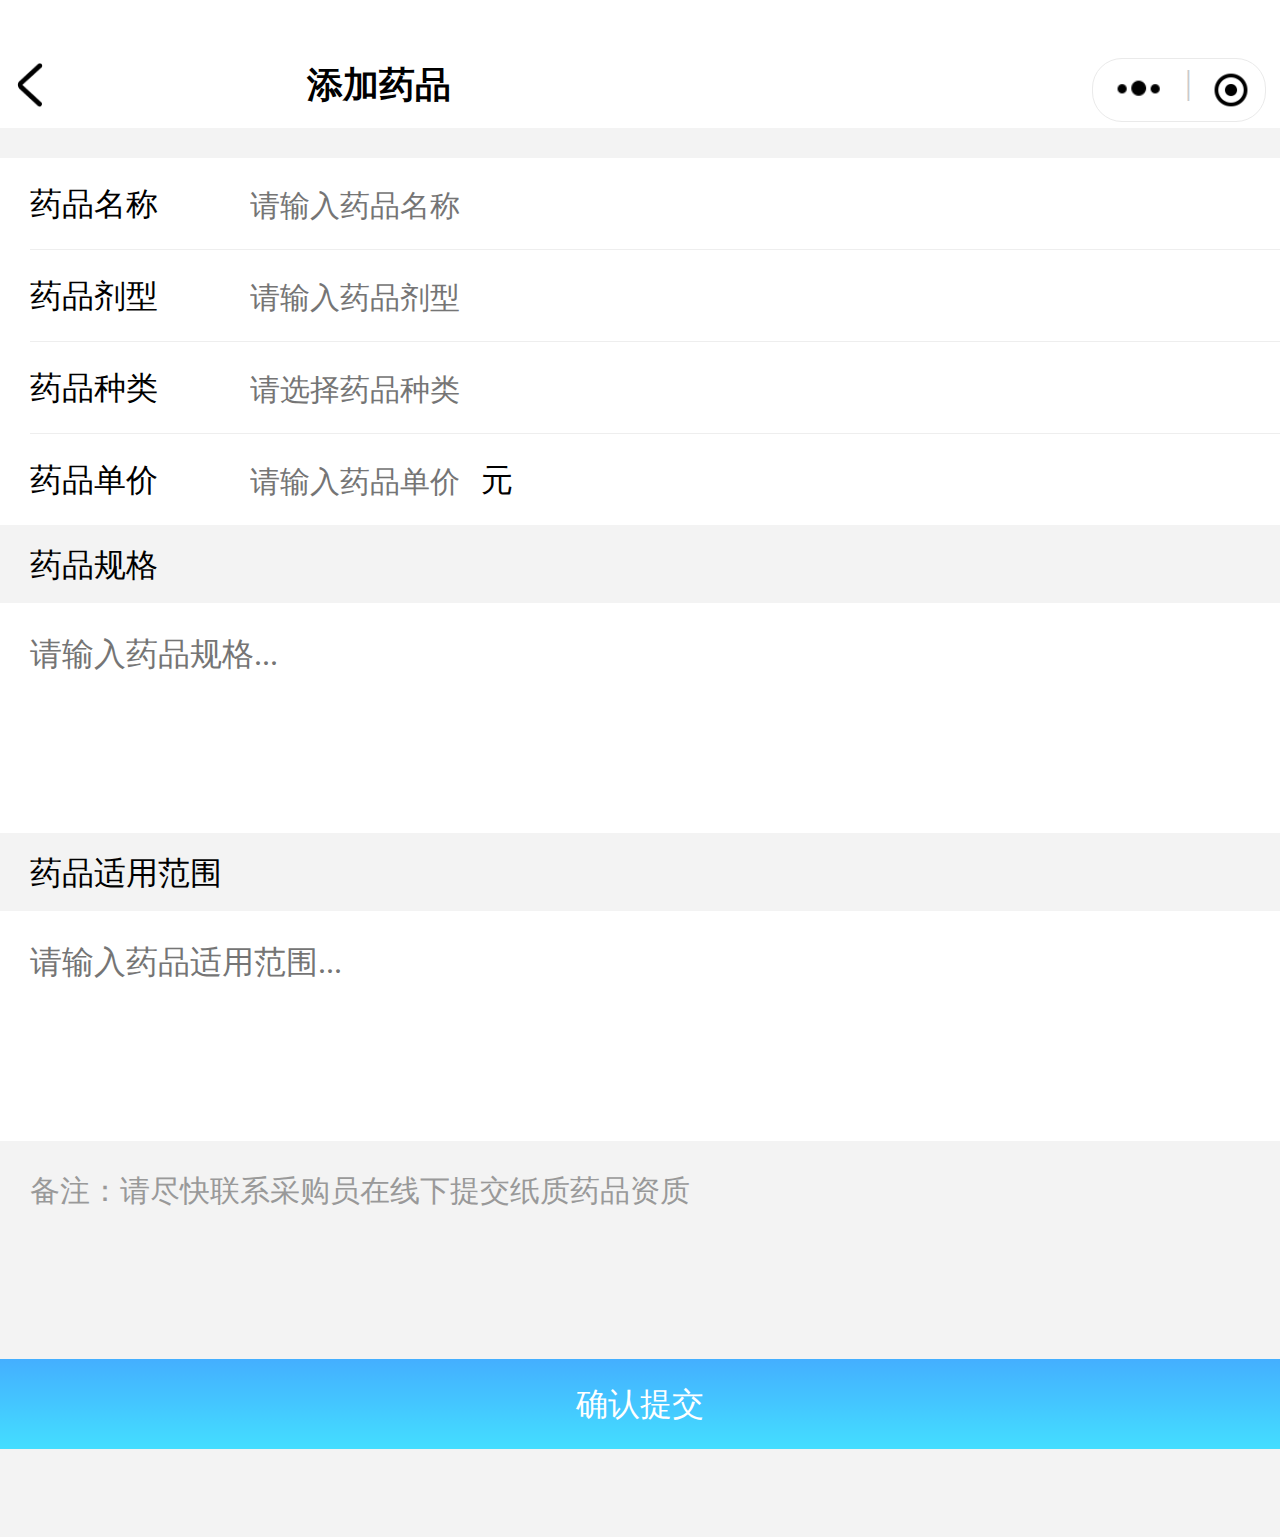
<file: tianjianyaopin.html>
<!doctype html>
<html lang="en">
<head>
    <meta charset="UTF-8">
    <meta name="viewport"
          content="width=device-width, user-scalable=no, initial-scale=1.0, maximum-scale=1.0, minimum-scale=1.0">
    <meta http-equiv="X-UA-Compatible" content="ie=edge">
    <title>添加药品</title>
    <link rel="stylesheet" href="css/tianjiayaopin.css">
    <script src="js/jQuery.js"></script>
    <script src="js/rem.js"></script>
</head>
<body>
    <header></header>
    <div class="head">
        <div class="headL"></div>
        <div class="headC">添加药品</div>
        <div class="headR">
            <div class="headRL"></div>
            <span>|</span>
            <div class="headRR"></div>
        </div>
    </div>
    <div class="main">
        <div class="mainList">
            <div class="mainListL">药品名称</div>
            <input type="text" placeholder="请输入药品名称">
        </div>
        <div class="mainList">
            <div class="mainListL">药品剂型</div>
            <input type="text" placeholder="请输入药品剂型">
        </div>
        <div class="mainList">
            <div class="mainListL">药品种类</div>
            <input type="text" placeholder="请选择药品种类">
        </div>
        <div class="mainList">
            <div class="mainListL">药品单价</div>
            <input type="text" placeholder="请输入药品单价">
            <span>元</span>
        </div>
    </div>
    <div class="con">
        <div class="conU">
            <div class="conUU">药品规格</div>
            <div class="conUD">
                <textarea cols="30" rows="3" placeholder="请输入药品规格..."></textarea >
            </div>
        </div>
        <div class="conU">
            <div class="conUU">药品适用范围</div>
            <div class="conUD">
                <textarea cols="30" rows="3" placeholder="请输入药品适用范围..."></textarea >
            </div>
        </div>
        <div class="note">备注：请尽快联系采购员在线下提交纸质药品资质</div>
    </div>
    <button>确认提交</button>
    <div class="shadow">
        <div class="pic"></div>
        <h1>上传成功</h1>
        <p>（证件正在审核，审核通过 &nbsp;&nbsp;后可在药品列表中查看）</p>
        <div class="cha"></div>
    </div>
</body>
<script src="js/tianjiayaopin.js"></script>
</html>
</file>
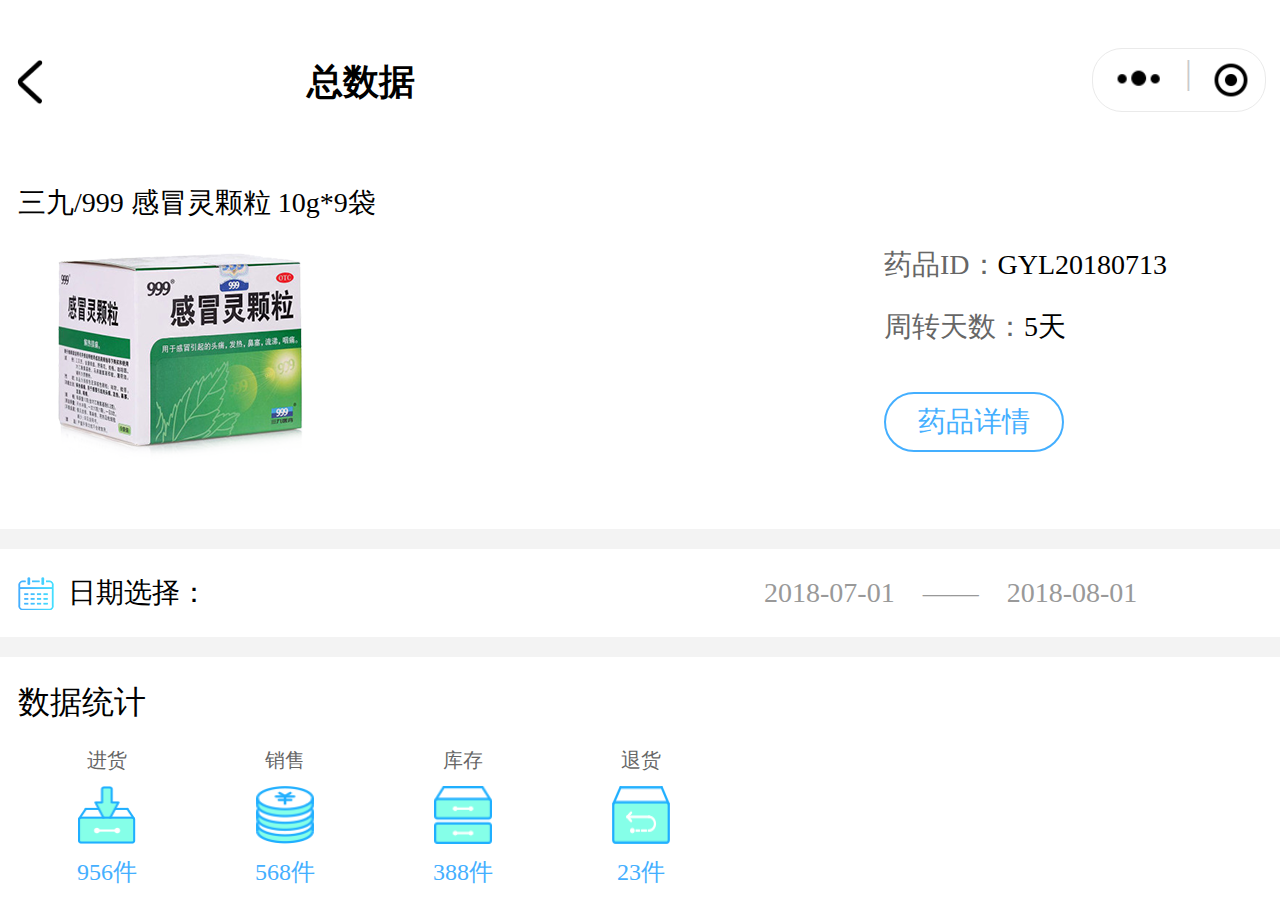
<file: totaldata.html>
<!doctype html>
<html lang="en">
<head>
    <meta charset="UTF-8">
    <meta name="viewport"
          content="width=device-width, user-scalable=no, initial-scale=1.0, maximum-scale=1.0, minimum-scale=1.0">
    <meta http-equiv="X-UA-Compatible" content="ie=edge">
    <link rel="stylesheet" href="css/totaldata.css">
    <script src="js/rem.js"></script>
    <script src="js/jquery-3.3.1.js"></script>
    <title>总数据</title>
</head>
<body>
    <header></header>
    <div class="head">
        <div class="headL"></div>
        <div class="headC">总数据</div>
        <div class="headR">
            <div class="headRL"></div>
            <span>|</span>
            <div class="headRR"></div>
        </div>
    </div>
    <section>
        <div class="top">
            <div class="title">三九/999 感冒灵颗粒 10g*9袋</div>
            <div class="drugs">
                <div class="drugleft">
                    <div class="drugsimg">
                        <img src="img/drug1big.png" alt="">
                    </div>
                </div>
                <div class="drugright">
                    <div class="content">
                        <div class="id">药品ID：<span>GYL20180713</span></div>
                        <div class="day">周转天数：<span>5天</span></div>
                        <button>药品详情</button>
                    </div>
                </div>
            </div>
        </div>
        <main>
            <div class="left">
                <img src="img/date.png" alt="">
                <span class="num">日期选择：</span>
            </div>
            <div class="right">
                <span class="date">2018-07-01&nbsp;&nbsp;&nbsp;&nbsp;——&nbsp;&nbsp;&nbsp;&nbsp;2018-08-01</span>
            </div>
        </main>
        <div class="bottom">
            <div class="title">数据统计</div>
            <div class="lei">
                <ul>
                    <li>
                        <div class="name">进货</div>
                        <div class="leibox">
                            <img src="img/come.png" alt="">
                        </div>
                        <div class="name1">956件</div>
                    </li>
                    <li>
                        <div class="name">销售</div>
                        <div class="leibox">
                            <img src="img/sale.png" alt="">
                        </div>
                        <div class="name1">568件</div>
                    </li>
                    <li>
                        <div class="name">库存</div>
                        <div class="leibox">
                            <img src="img/have.png" alt="">
                        </div>
                        <div class="name1">388件</div>
                    </li>
                    <li>
                        <div class="name">退货</div>
                        <div class="leibox">
                            <img src="img/back.png" alt="">
                        </div>
                        <div class="name1">23件</div>
                    </li>
                </ul>
            </div>
        </div>
    </section>
</body>
<script>
$(".headL").click(function () {
    location.assign("drug.html")
})
$(".drugright button").click(function () {
    location.assign("door.html")
})
$(".lei li:first").click(function () {
    location.assign("door.html")
})
$(".lei li:nth-child(2)").click(function () {
    location.assign("door1.html")
})
$(".lei li:nth-child(3)").click(function () {
    location.assign("door2.html")
})
$(".lei li:last").click(function () {
    location.assign("door3.html")
})
</script>
</html>
</file>
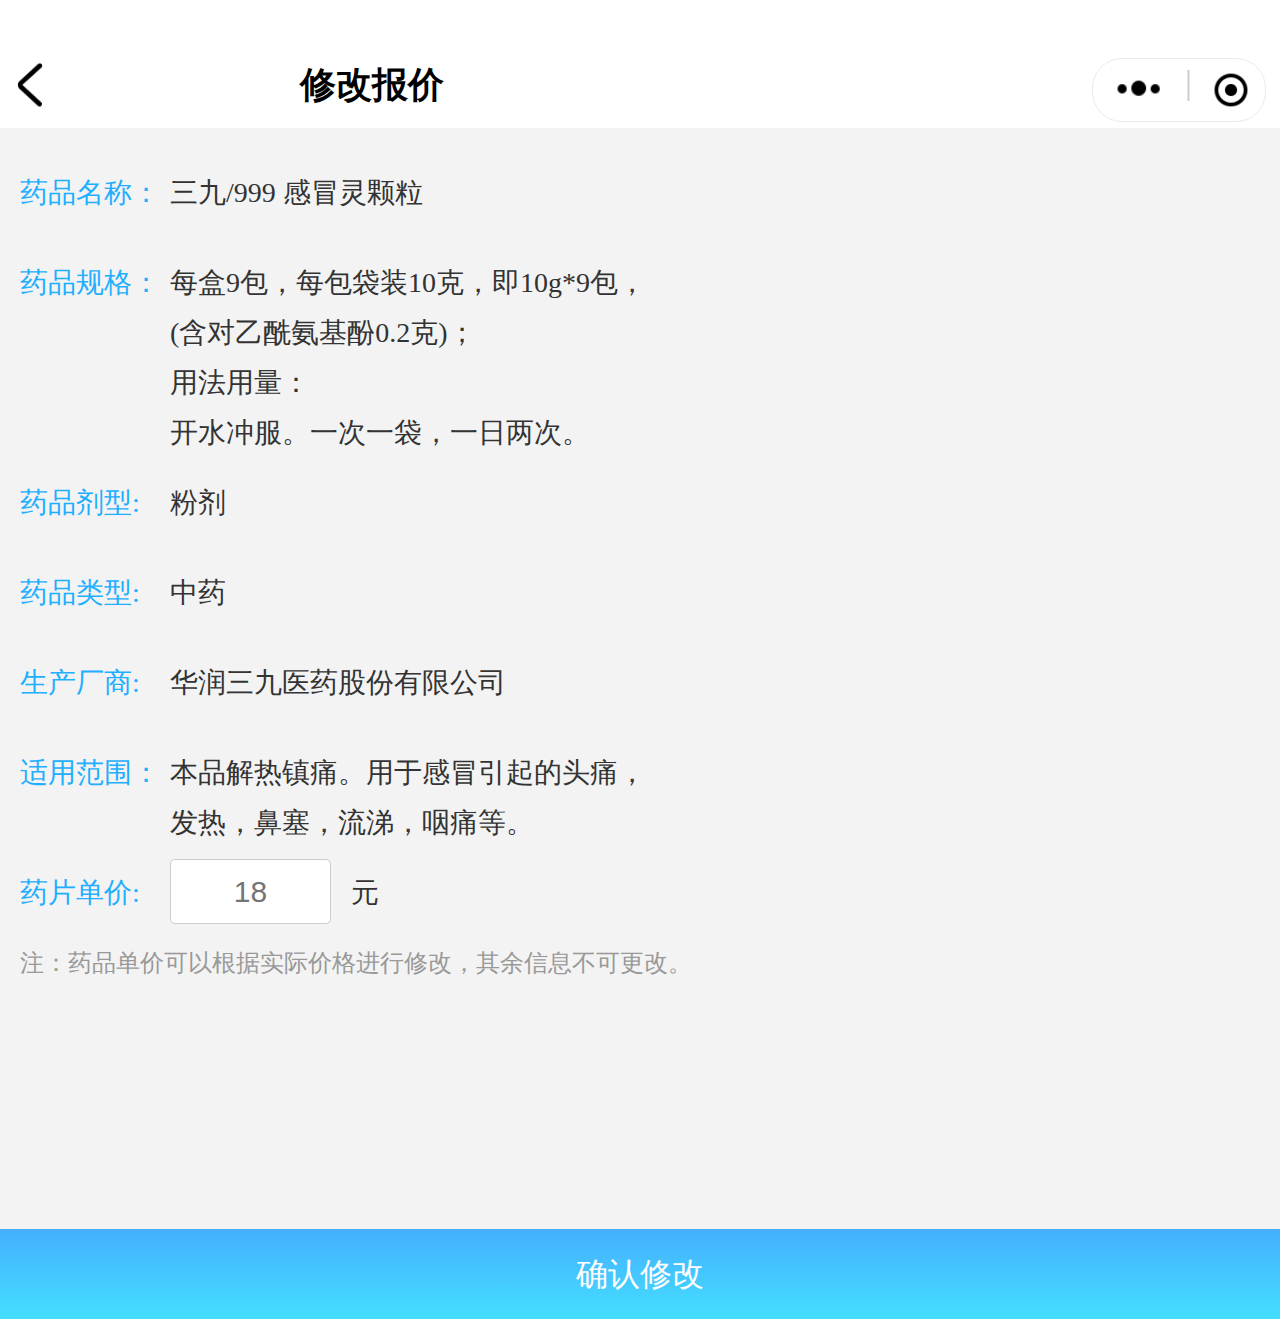
<file: xiugaibaojia.html>
<!doctype html>
<html lang="en">
<head>
    <meta charset="UTF-8">
    <meta name="viewport"
          content="width=device-width, user-scalable=no, initial-scale=1.0, maximum-scale=1.0, minimum-scale=1.0">
    <meta http-equiv="X-UA-Compatible" content="ie=edge">
    <title>修改报价</title>
    <link rel="stylesheet" href="css/xiugaibaojia.css">
    <script src="js/jQuery.js"></script>
    <script src="js/rem.js"></script>
</head>
<body>
<header></header>
    <div class="head">
        <div class="headL"></div>
        <div class="headC">修改报价</div>
        <div class="headR">
            <div class="headRL"></div>
            <span>|</span>
            <div class="headRR"></div>
        </div>
    </div>
    <div class="main">
        <div class="mainLi">
            <div class="mainLiL">药品名称：</div>
            <div class="mainLiR">三九/999 感冒灵颗粒</div>
        </div>
        <div class="mainLi">
            <div class="mainLiL">药品规格：</div>
            <div class="mainLiR1">
                <p>每盒9包，每包袋装10克，即10g*9包，</p>
                <p>(含对乙酰氨基酚0.2克)；</p>
                <p>用法用量：</p>
                <p>开水冲服。一次一袋，一日两次。</p>
            </div>
        </div>
        <div class="mainLi">
            <div class="mainLiL">药品剂型:</div>
            <div class="mainLiR">粉剂</div>
        </div>
        <div class="mainLi">
            <div class="mainLiL">药品类型:</div>
            <div class="mainLiR">中药</div>
        </div>
        <div class="mainLi">
            <div class="mainLiL">生产厂商:</div>
            <div class="mainLiR">华润三九医药股份有限公司</div>
        </div>
        <div class="mainLi">
            <div class="mainLiL">适用范围：</div>
            <div class="mainLiR1">
                <p>本品解热镇痛。用于感冒引起的头痛，</p>
                <p>发热，鼻塞，流涕，咽痛等。</p>
            </div>
        </div>
        <div class="mainLi">
            <div class="mainLiL">药片单价:</div>
            <div class="mainLiR"><input type="text" placeholder="18">元</div>
        </div>
        <p>注：药品单价可以根据实际价格进行修改，其余信息不可更改。</p>
    </div>
    <button>确认修改</button>
    <div class="shadow">
        <div class="pic"></div>
        <h1>价格修改已提交成功</h1>
        <p>请耐心等待处理结果</p>
        <div class="cha"></div>
    </div>
</body>
<script src="js/xiugaibaojia.js"></script>
</html>
</file>
<file: css/index.css>
@import url(base.css);
body,html{
    width: 100%;
    height: auto;
}
header{
    height: 0.4rem;
    background: #fff;
}
.head{
    height: 0.84rem;
    background:#fff;
}
.head .headC{
    width: auto;
    height: 0.84rem;
    margin-left: 3.39rem;
    font-size: 0.36rem;
    color:#000;
    font-family: "苹方 中等";
    line-height: 0.84rem;
    float: left;
    font-weight: bold;
}
.head .headR{
    width: 1.74rem;
    height: 0.64rem;
    border-radius: 0.3rem;
    border:0.01rem solid #eaeaea;
    float:right;
    margin-top: 0.08rem;
    margin-right: 0.14rem;
    box-sizing: border-box;
}
.head .headR .headRL{
    width: 0.87rem;
    height: 100%;
    background: url("../img/sandian_11.png") no-repeat center;
    background-size: 0.57rem auto;
    float: left;
    margin-left: 0.05rem;
}
.head .headR span{
    font-size: 0.34rem;
    font-weight: normal;
    color: #cacaca;
    float: left;
    margin-top: 0.05rem;
}
.head .headR .headRR{
    float: right;
    width: 0.7rem;
    height: 100%;
    background: url("../img/yuan_03.png") no-repeat center;
    background-size: 0.47rem auto;
}
section{
    width: 100%;
    height: 3.03rem;
    overflow: hidden;
}
section .imgbox{
    width: 1.6rem;
    height: 1.37rem;
    margin: 0.83rem auto;
}
section .imgbox img{
    width: 1.6rem;
    height: 1.37rem;
}
.min{
    width: 100%;
    height: auto;
    padding: 0 0.85rem;
    box-sizing: border-box;

}
.min .putbox{
    width: 100%;
    border-bottom: 2px solid #ccc;
    overflow: hidden;
}
.min .putbox1{
    margin-top: 0.14rem;
}
.min .putbox .home{
    width: 0.7rem;
    height: 0.4rem;
    float: left;
    margin-top: 0.34rem;
}
.min .putbox .home img{
    width: 0.38rem;
    height: 0.4rem;
    float: left;
    margin-left: 0.07rem;
}
.min .putbox .passwd{
    width: 0.7rem;
    height: 0.4rem;
    float: left;
    margin-top: 0.34rem;
}
.min .putbox .passwd img{
    width: 0.38rem;
    height: 0.4rem;
    float: left;
    margin-left: 0.07rem;
}
.min .putbox input{
    float: right;
    width: 5.1rem;
    height: 1rem;
    border: none;
}
input::placeholder {
    color: #ccc;
    font-size: 0.28rem;
    font-family: "苹方";
}
.min button{
    width: 100%;
    height: 0.9rem;
    background-image: -webkit-linear-gradient(left,#44aeff,#44deff);
    background-image: -moz-linear-gradient(left,#44aeff,#44deff);
    background-image: -ms-linear-gradient(left,#44aeff,#44deff);
    background-image: -o-linear-gradient(left,#44aeff,#44deff);
    box-shadow: 0 0 0.01rem 0.02rem rgba(68,175,255,0.5);
    color: #fff;
    font-size: 0.36rem;
    font-family: "苹方 中等";
    border: none;
    outline: none;
    border-radius: 0.45rem;
    margin-top: 0.66rem;
}
.min .welcome{
    width: 100%;
    font-size: 0.28rem;
    font-family: "苹方 中等";
    color: #2f98cf;
    text-align: center;
    margin-top: 0.6rem;
    letter-spacing: 0.02rem;
}
.min .bottom{
    width: 100%;
    font-size: 0.24rem;
    font-family: "苹方 中等";
    color: #999;
    text-align: center;
    margin-top: 2.85rem;
    letter-spacing: 0.02rem;
}
.min .bottom1{
    width: 100%;
    font-size: 0.24rem;
    font-family: "苹方 中等";
    color: #999;
    text-align: center;
    margin-top: 0.16rem;
    letter-spacing: 0.02rem;
}
.zhezhao{
    width: 5.6rem;
    height: 3.8rem;
    background: white;
    border-radius: 0.12rem;
    box-shadow: 0 0 30rem 30rem rgba(0,0,0,0.5);
    position: fixed;
    left: 0;
    right: 0;
    top: 4rem;
    margin: auto;
    padding: 0.43rem 0.3rem;
    display: none;
}
.zhezhao .type{
    color: #000;
    font-size: 0.36rem;
    font-family: "苹方";
    text-align: center;
    margin-top: 0.3rem;
    margin-bottom: 0.12rem;
}
.zhezhao .type1{
    color: #000;
    font-size: 0.36rem;
    font-family: "苹方";
    text-align: center;
    margin-bottom: 0.14rem;
}
.zhezhao .type2{
    color: #2f98cf;
    font-size: 0.36rem;
    font-family: "苹方 粗体";
    text-align: center;
}
.zhezhao button{
    width: 100%;
    height: 0.9rem;
    background-image: -webkit-linear-gradient(left,#44aeff,#44deff);
    background-image: -moz-linear-gradient(left,#44aeff,#44deff);
    background-image: -ms-linear-gradient(left,#44aeff,#44deff);
    background-image: -o-linear-gradient(left,#44aeff,#44deff);
    box-shadow: 0 0 0.01rem 0.02rem rgba(68,175,255,0.5);
    color: #fff;
    font-size: 0.36rem;
    font-family: "苹方 中等";
    border: none;
    outline: none;
    border-radius: 0.45rem;
    margin-top: 0.68rem;
}
.close{
    width: 0.66rem;
    height: 0.66rem;
    position: fixed;
    left: 0;
    right: 0;
    top: 8.8rem;
    margin: auto;
    display: none;
}
.close img{
    width: 0.66rem;
    height: 0.66rem;
}
</file>
<file: css/dingdan.css>
*{
    padding: 0;
    margin: 0;
    list-style: none;
}
body,html{
    width: 100%;
    height: 100%;
    background: #f3f3f3;
    position: relative;
}
.bg{
    width: 5.82rem;
    height: 6.2rem;
    border-radius: 0.2rem;
    position: fixed;
    left: 0;
    right: 0;
    top: 3.25rem;
    z-index: 20;
    margin: auto;
    background: #fff;
    box-shadow: 0 0 0.2rem 30rem rgba(0,0,0,0.4);
    display: none;
}
.bg .jt{
    width: 5.02rem;
    height: 4.8rem;
    padding: 0.7rem 0.4rem;
    overflow-y: auto;
}
.bg .jt .hang{
    width: 100%;
    height: 0.63rem;
}
.bg .jt .hang .hangL{
    width: 3.1rem;
    height: 0.63rem;
    float: left;
    font-size: 0.24rem;
}
.bg .jt .hang .hangR{
    width: 1.75rem;
    height: 0.63rem;
    float: right;
    font-size: 0.24rem;
    color: #ff5502;
}
.bg .cha {
    width: 0.8rem;
    height: 0.8rem;
    background: url("../img/close.png") no-repeat center;
    background-size: contain;
    position: fixed;
    top: 10.4rem;
    left: 0;
    right: 0;
    margin-left: auto;
    margin-right: auto;
}
.bg1{
    width: 5.82rem;
    height: 6.2rem;
    border-radius: 0.2rem;
    position: fixed;
    left: 0;
    right: 0;
    top: 3.25rem;
    z-index: 20;
    margin: auto;
    background: #fff;
    box-shadow: 0 0 0.2rem 30rem rgba(0,0,0,0.4);
    display: none;
}
.bg1 .jt{
    width: 5.02rem;
    height: 4.8rem;
    padding: 0.7rem 0.4rem;
    overflow-y: auto;
    background: #fff;
}
.bg1 .jt .hang{
    width: 100%;
    height: 1.17rem;
}
.bg1 .jt .hang .hangL{
    width: 3.1rem;
    height: 0.63rem;
    float: left;
    line-height: 1.17rem;
    font-size: 0.3rem;
}
.bg1 .jt .hang .hangR{
    width: 1.75rem;
    height: 1.17rem;
    padding: 0.25rem 0;
    box-sizing: border-box;
    float: right;
    line-height: 0.33rem;
    font-size: 0.22rem;
    color: #ff5502;
}
.bg1 .jt .hang .hangR .hangRS{
    width: 1.75rem;
    height: 50%;
    font-size: 0.22rem;
    line-height: 0.33rem;
    color: #6a6a6a;
}
.bg1 .jt .hang .hangR .hangRX{
    width: 1.75rem;
    height: 50%;
    font-size: 0.24rem;
    color: #ff5502;
}
.bg1 .cha {
    width: 0.8rem;
    height: 0.8rem;
    background: url("../img/close.png") no-repeat center;
    background-size: contain;
    position: fixed;
    top: 10.4rem;
    left: 0;
    right: 0;
    margin-left: auto;
    margin-right: auto;
}
header{
    height: 0.42rem;
    background: #fff;
}
.head{
    height: 0.86rem;
    background:#fff;
}
.head .headC{
    width: auto;
    height: 0.86rem;
    margin-left: 3.4rem;
    font-size: 0.36rem;
    color:#000;
    font-family: "苹方 粗体";
    line-height: 0.86rem;
    float: left;
    font-weight: bold;
}
.head .headR{
    width: 1.74rem;
    height: 0.64rem;
    border-radius: 0.3rem;
    border:0.01rem solid #eaeaea;
    float:right;
    margin-top: 0.16rem;
    margin-right: 0.14rem;
    box-sizing: border-box;
}
.head .headR .headRL{
    width: 0.87rem;
    height: 100%;
    background: url("../img/sandian_11.png") no-repeat center;
    background-size: 0.57rem auto;
    float: left;
    margin-left: 0.05rem;
}
.head .headR span{
    font-size: 0.34rem;
    font-weight: normal;
    color: #cacaca;
    float: left;
    margin-top: 0.05rem;
}
.head .headR .headRR{
    float: right;
    width: 0.7rem;
    height: 100%;
    background: url("../img/yuan_03.png") no-repeat center;
    background-size: 0.47rem auto;
}
nav{
    width: 100%;
    height: 0.8rem;
    background: #fff;
    padding: 0 1.12rem;
    box-sizing: border-box;
}
nav .navL{
    width: 1.6rem;
    height: 0.8rem;
    color: #333333;
    font-size: 0.28rem;
    font-weight: normal;
    font-family: 苹方;
    line-height: 0.8rem;
    text-align: center;
    float: left;
}
nav .navR{
    width: 1.6rem;
    height: 0.8rem;
    color: #333333;
    font-size: 0.28rem;
    font-weight: normal;
    font-family: 苹方;
    line-height: 0.8rem;
    text-align: center;
    float:right;
}
section,section1{
    width: 100%;
    margin-top: 0.2rem;
    background: #ffffff;
    position: absolute;
    top: 2.2rem;
    left: 0;
}
.section{
    width: 100%;
    background: #ffffff;
    box-sizing: border-box;
    padding: 0.2rem 0.4rem 0.04rem;
}
.content{
    width: 100%;
    height: 1.95rem;
    border-bottom: 0.03rem solid #f2f2f2;
}
.content .top{
    width: 100%;
    height: 0.6rem;
    line-height: 0.6rem;
    font-size: 0.3rem;
}
.content .box{
    width: 100%;
    height: 0.5rem;
    font-size: 0.26rem;
    line-height: 0.5rem;
    color: #bcbcbc;
}
.content .box p{
    width: 50%;
    height: 0.5rem;
    font-size: 0.22rem;
    line-height: 0.5rem;
    color: #bcbcbc;
    float: left;
}
.content .box p span{
    color: #44afff;
}

footer{
    width: 100%;
    height: 1.1rem;
    border-top: 0.02rem solid #cccccc;
    position: fixed;
    left: 0;
    bottom: 0;
    background: #fff;
    display: flex;
    justify-content: space-between;
    padding: 0 1rem;
    box-sizing: border-box;
}
footer .footLi1{
    width: 0.6rem;
    height: 0.6rem;
    background: url("../img/tab.png") no-repeat center;
    background-size: contain;
    margin-top: 0.1rem;
}
footer .footLi1 .word{
    width: 0.6rem;
    height: 0.38rem;
    line-height: 0.38rem;
    text-align:center;
    font-size: 0.22rem;
    color: #999999;
    margin-top: 0.6rem;
}
footer .footLi2{
    width: 0.6rem;
    height: 0.6rem;
    background: url("../img/zhegnshu.png") no-repeat center;
    background-size: contain;
    margin-top: 0.1rem;
}
footer .footLi2 .word{
    width: 0.6rem;
    height: 0.38rem;
    line-height: 0.38rem;
    text-align:center;
    font-size: 0.22rem;
    color: #999999;
    margin-top: 0.6rem;
}
footer .footLi3{
    width: 0.6rem;
    height: 0.6rem;
    background: url("../img/jiesuan.png") no-repeat center;
    background-size: contain;
    margin-top: 0.1rem;
}
footer .footLi3 .word{
    width: 0.6rem;
    height: 0.38rem;
    line-height: 0.38rem;
    text-align:center;
    font-size: 0.22rem;
    color: #999999;
    margin-top: 0.6rem;
}
</file>
<file: css/door.css>
@import url(base.css);
body,html{
    width: 100%;
    height: 100%;
    background: #f3f3f3;
}
header{
    height: 0.4rem;
    background: #fff;
}
.head{
    height: 0.84rem;
    background:#fff;
}
.head .headL{
    width: 0.6rem;
    height: 0.84rem;
    background: url("../img/return.png") no-repeat center;
    background-size: auto 0.46rem;
    float:left;
}
.head .headC{
    width: auto;
    height: 0.84rem;
    margin-left: 2.47rem;
    font-size: 0.36rem;
    color:#000;
    font-family: "苹方 粗体";
    line-height: 0.84rem;
    float: left;
    font-weight: bold;
}
.head .headR{
    width: 1.74rem;
    height: 0.64rem;
    border-radius: 0.3rem;
    border:0.01rem solid #eaeaea;
    float:right;
    margin-top: 0.08rem;
    margin-right: 0.14rem;
    box-sizing: border-box;
}
.head .headR .headRL{
    width: 0.87rem;
    height: 100%;
    background: url("../img/sandian_11.png") no-repeat center;
    background-size: 0.57rem auto;
    float: left;
    margin-left: 0.05rem;
}
.head .headR span{
    font-size: 0.34rem;
    font-weight: normal;
    color: #cacaca;
    float: left;
    margin-top: 0.05rem;
}
.head .headR .headRR{
    float: right;
    width: 0.7rem;
    height: 100%;
    background: url("../img/yuan_03.png") no-repeat center;
    background-size: 0.47rem auto;
}
main{
    width: 100%;
    height: 0.85rem;
    margin-bottom: 0.2rem;
    background: white;
    padding: 0 0.18rem;
    box-sizing: border-box;
    line-height: 0.85rem;
}
main ul{
    display: flex;
    flex-wrap: nowrap;
    justify-content: space-between;
}
main li{
    width: 0.9rem;
    float: left;
    font-size: 0.28rem;
    font-family: "苹方 中等";
    color: #333;
    text-align: center;
}
.blue{
    color: #44afff;
    border-bottom: 0.04rem solid #44afff;
    box-sizing: border-box;
}
section{
    width: 100%;
    height: auto;
}
section .top{
    width: 100%;
    height: 1.07rem;
    background: white;
    overflow: hidden;
    margin-top: 0.2rem;
    padding: 0 0.18rem;
    box-sizing: border-box;
}
section .top .title{
    height: 1.07rem;
    font-size: 0.28rem;
    line-height: 1.06rem;
    font-family: "苹方 粗体";
    color: #999;
    border-bottom: 0.01rem solid #f3f3f3;
}
section .top .title img{
    width: 0.26rem;
    height: 0.26rem;
    margin-right: 0.12rem;
}
section .bottom{
    width: 100%;
    height: auto;
    background: white;
    overflow: hidden;
    padding: 0 0.18rem;
    box-sizing: border-box;

}
section li{
    margin-top: 0.18rem;
    float: left;
    border: 2px solid #fcfcfc;
}
section li .drugleft{
    width: 1.73rem;
    height: 100%;
    float: left;
}
section li .drugsimg{
    width: 0.88rem;
    height: 0.75rem;
    margin: 0.73rem auto;
}
section li .drugsimg img{
    width: 0.88rem;
    height: 0.75rem;
    float: left;
}
section li .drugright{
    width: 5.3rem;
    float: right;
    padding-left: 0.24rem;
    box-sizing: border-box;
}
section li .drugright .content{
    box-sizing: border-box;
    float: left;
}
section li .drugright .content .title{
    font-size: 0.32rem;
    font-family: "苹方 中等";
    color: #000;
    margin-top: 0.22rem;
}
section  li .drugright .content .title1{
    font-size: 0.28rem;
    line-height: 0.66rem;
    font-family: "苹方 粗体";
    color: #999;
}
section  li .drugright .content .title1 img{
    width: 0.2rem;
    height: 0.26rem;
    margin-right: 0.12rem;
}
section li .drugright .content .id{
    font-size: 0.24rem;
    font-family: "苹方 中等";
    color: #666;
    margin: 0.14rem 0;
}
section li .drugright .content .id span{
    color: #44afff;
}
section li .drugright .content .date{
    font-size: 0.24rem;
    font-family: "苹方 中等";
    color: #666;
    margin-bottom: 0.26rem;
}
</file>
<file: css/drug.css>
@import url(base.css);
body,html{
    width: 100%;
    height: auto;
    background: #f3f3f3;
}
header{
    height: 0.4rem;
    background: #fff;
}
.head{
    height: 0.84rem;
    background:#fff;
}
.head .headC{
    width: auto;
    height: 0.84rem;
    margin-left: 3.39rem;
    font-size: 0.36rem;
    color:#000;
    font-family: "苹方 中等";
    line-height: 0.84rem;
    float: left;
    font-weight: bold;
}
.head .headR{
    width: 1.74rem;
    height: 0.64rem;
    border-radius: 0.3rem;
    border:0.01rem solid #eaeaea;
    float:right;
    margin-top: 0.08rem;
    margin-right: 0.14rem;
    box-sizing: border-box;
}
.head .headR .headRL{
    width: 0.87rem;
    height: 100%;
    background: url("../img/sandian_11.png") no-repeat center;
    background-size: 0.57rem auto;
    float: left;
    margin-left: 0.05rem;
}
.head .headR span{
    font-size: 0.34rem;
    font-weight: normal;
    color: #cacaca;
    float: left;
    margin-top: 0.05rem;
}
.head .headR .headRR{
    float: right;
    width: 0.7rem;
    height: 100%;
    background: url("../img/yuan_03.png") no-repeat center;
    background-size: 0.47rem auto;
}
main{
    width: 100%;
    height: 0.88rem;
    background: white;
    margin: 0.2rem 0;
}
main .type{
    font-family: "苹方";
    font-size: 0.28rem;
    line-height: 0.88rem;
    float: left;
    margin-left: 0.18rem;
}
main .type .num{
    color: #44afff;
    font-weight: bold;
}
main .type .num1{
    color: #000;
    font-weight: bold;
}
main .right{
    width: 0.94rem;
    float: right;
}
main .right span{
    font-size: 0.34rem;
    font-weight: normal;
    color: #cacaca;
    float: left;
    margin-top: 0.24rem;
}
main .right .close{
    float: right;
    margin-right: 0.16rem;
}
main .right .close .closeimg{
    margin: 0.16rem auto 0;
    width: 0.3rem;
    height: 0.32rem;

}
main .right .close .closeimg img{
    width: 0.3rem;
    height: 0.32rem;
    float: left;
}
main .right .close .tuichu{
    margin: auto;
    font-size: 0.2rem;
    font-family: "苹方 中等";
    color: #666666;
}
section{
    width: 100%;
    height: auto;
    padding: 0 0.18rem;
    box-sizing: border-box;
    background: white;
}
section .drugs{
    width: 100%;
    height: auto;
    overflow: hidden;

}
section .drugs .drugleft{
    width: 1.8rem;
    height: 100%;
    float: left;
}
section .drugs .drugsimg{
    width: 1.52rem;
    height: 1.4rem;
    margin: 0.27rem auto;
}
section .drugs .drugsimg img{
    width: 1.52rem;
    height: 1.4rem;
}
section .drugs1 .drugsimg{
    width: 1.15rem;
    height: 1.46rem;
    margin: 0.24rem auto;
}
section .drugs1 .drugsimg img{
    width: 1.15rem;
    height: 1.46rem;
}
section .drugs .drugright{
    width: 5.34rem;
    float: right;
    padding-left: 0.12rem;
    box-sizing: border-box;
}
section .drugs .drugright .content{
    border-bottom: 0.02rem solid #f2f2f2;
    box-sizing: border-box;
    float: left;
}
section .drugs .drugright .content .title{
    font-size: 0.32rem;
    font-family: "苹方 中等";
    color: #000;
    margin-top: 0.22rem;
}
section .drugs .drugright .content .id{
    font-size: 0.24rem;
    font-family: "苹方 中等";
    color: #666;
    margin: 0.14rem 0;
}
section .drugs .drugright .content .id span{
    color: #44afff;
}
section .drugs .drugright .content .address{
    font-size: 0.24rem;
    font-family: "苹方 中等";
    color: #666;
    margin-bottom: 0.26rem;
}
</file>
<file: css/drughouse.css>
@import url(base.css);
body,html{
    width: 100%;
    height: 100%;
    background: #f3f3f3;
}
header{
    height: 0.4rem;
    background: #fff;
}
.head{
    height: 0.84rem;
    background:#fff;
}
.head .headL{
    width: 0.6rem;
    height: 0.84rem;
    background: url("../img/return.png") no-repeat center;
    background-size: auto 0.46rem;
    float:left;
}
.head .headC{
    width: auto;
    height: 0.84rem;
    margin-left: 2.47rem;
    font-size: 0.36rem;
    color:#000;
    font-family: "苹方 粗体";
    line-height: 0.84rem;
    float: left;
    font-weight: bold;
}
.head .headR{
    width: 1.74rem;
    height: 0.64rem;
    border-radius: 0.3rem;
    border:0.01rem solid #eaeaea;
    float:right;
    margin-top: 0.08rem;
    margin-right: 0.14rem;
    box-sizing: border-box;
}
.head .headR .headRL{
    width: 0.87rem;
    height: 100%;
    background: url("../img/sandian_11.png") no-repeat center;
    background-size: 0.57rem auto;
    float: left;
    margin-left: 0.05rem;
}
.head .headR span{
    font-size: 0.34rem;
    font-weight: normal;
    color: #cacaca;
    float: left;
    margin-top: 0.05rem;
}
.head .headR .headRR{
    float: right;
    width: 0.7rem;
    height: 100%;
    background: url("../img/yuan_03.png") no-repeat center;
    background-size: 0.47rem auto;
}
section{
    width: 100%;
    height: auto;

}
section .top{
    width: 100%;
    height: 4.26rem;
    background: white;
    overflow: hidden;
    margin-top: 0.2rem;
    padding: 0 0.18rem;
    box-sizing: border-box;
}
section .top .title{
    height: 1.07rem;
    font-size: 0.28rem;
    line-height: 1.06rem;
    font-family: "苹方 粗体";
    color: #666;
    margin-top: 0.6rem;
    border-bottom: 0.01rem solid #f3f3f3;
}
section .top .title img{
    width: 0.26rem;
    height: 0.26rem;
    margin-right: 0.12rem;
}
section .drugsimg{
    width: 2.4rem;
    height: 2.22rem;
    margin: 0.52rem auto;
}
section .drugsimg img{
    width: 2.4rem;
    height: 2.00rem;
}
section .lists .list{
    width: 100%;
    height: 0.9rem;
    margin-top: 0.2rem;
    background: #fff;
    padding: 0 0.18rem;
    box-sizing: border-box;
}
section .lists .list .left{
    font-size: 0.28rem;
    font-family: "苹方 中等";
    color: #666;
    float: left;
    margin-left: 0.12rem;
    line-height: 0.9rem;
}
section .lists .list .right{
    font-size: 0.28rem;
    font-family: "苹方 中等";
    color: #666;
    float: right;
    line-height: 0.9rem;
    margin-right: 0.5rem;
}
</file>
<file: css/tianjiayaopin.css>
*{
    padding: 0;
    margin: 0;
    list-style: none;
}
body,html{
    width: 100%;
    height: 100%;
    background: #f3f3f3;
}
header{
    height: 0.42rem;
    background: #fff;
}
.head{
    height: 0.86rem;
    background:#fff;
}
.head .headL{
    width: 0.6rem;
    height: 0.86rem;
    background: url("../img/return.png") no-repeat center;
    background-size: auto 0.46rem;
    float:left;
}
.head .headC{
    width: auto;
    height: 0.86rem;
    margin-left: 2.47rem;
    font-size: 0.36rem;
    color:#000;
    font-family: "苹方 粗体";
    line-height: 0.86rem;
    float: left;
    font-weight: bold;
}
.head .headR{
    width: 1.74rem;
    height: 0.64rem;
    border-radius: 0.3rem;
    border:0.01rem solid #eaeaea;
    float:right;
    margin-top: 0.16rem;
    margin-right: 0.14rem;
    box-sizing: border-box;
}
.head .headR .headRL{
    width: 0.87rem;
    height: 100%;
    background: url("../img/sandian_11.png") no-repeat center;
    background-size: 0.57rem auto;
    float: left;
    margin-left: 0.05rem;
}
.head .headR span{
    font-size: 0.34rem;
    font-weight: normal;
    color: #cacaca;
    float: left;
    margin-top: 0.05rem;
}
.head .headR .headRR{
    float: right;
    width: 0.7rem;
    height: 100%;
    background: url("../img/yuan_03.png") no-repeat center;
    background-size: 0.47rem auto;
}
.main{
    height: 3.67rem;
    background: #fff;
    margin-top: 0.3rem;
    padding-left: 0.3rem;
    box-sizing: border-box;
}
.main .mainList{
    height: 0.92rem;
    border-bottom: 0.01rem solid #eeeeee;
    box-sizing: border-box;
    font-size: 0.32rem;
    font-weight: 500;
    line-height: 0.92rem;
}
.main .mainList .mainListL{
    width:1.4rem;
    color:#000;
    float: left;
}
.main .mainList input{
    width: 3.11rem;
    padding-left: 0.8rem;
    box-sizing: border-box;
    border: none;
    height: 0.5rem;
    float: left;
    font-size: 0.3rem;
    font-weight: 500;
    line-height: 0.5rem;
    margin-top: 0.23rem;
    outline: none;
}
.main .mainList span{
    line-height: 0.92rem;
}
.con{
    width: 100%;
    height: auto;
    background: #f3f3f3;
 }
.con .conU{
    width: 100%;
    height: 3.08rem;
}
.con .conU .conUU{
    width: 100%;
    height: 0.78rem;
    padding: 0.01rem 0.3rem;
    box-sizing: border-box;
    font-size: 0.32rem;
    font-family: "苹方";
    color: #000;
    line-height: 0.78rem;
}
.con .conU .conUD{
    width: 100%;
    height: 2.3rem;
    box-sizing: border-box;
    background: #fff;
}
.con .conU .conUD textarea{
    resize: none;
    font-size: 0.32rem;
    padding: 0.3rem;
    box-sizing: border-box;
    border: none;
    width: 100%;
    height: 2.3rem;
    outline: none;
    font-family: 苹方;
}
.note{
    width: 100%;
    height: 1rem;
    line-height: 1rem;
    padding-left: 0.3rem;
    box-sizing: border-box;
    font-size: 0.3rem;
    font-family: 苹方;
    color: #999999;
}
button{
    width: 100%;
    height: 0.9rem;
    font-family: 苹方;
    font-size: 0.32rem;
    line-height: 0.9rem;
    text-align: center;
    color: #fff;
    background-image: -webkit-linear-gradient(#44afff,#44deff);
    outline: none;
    border: none;
    margin: 1.18rem 0 0.88rem 0;
}
.shadow{
    width: 5.82rem;
    height: 4.11rem;
    border-radius: 0.2rem;
    position: fixed;
    left: 0;
    right: 0;
    top: 4.31rem;
    margin: auto;
    background: #fff;
    box-shadow: 0 0 0.2rem 30rem rgba(0,0,0,0.4);
    display: none;
}
.shadow .pic{
    width: 1.62rem;
    height: 1.32rem;
    margin: 0.7rem auto 0.3rem;
    background: url("../img/tankuang.png") no-repeat center;
    background-size: contain;
}
.shadow h1{
    width: 100%;
    height: 0.6rem;
    font-size: 0.34rem;
    color: #333;
    text-align: center;
    font-weight: normal;
}
.shadow p{
    width: 100%;
    height: 0.6rem;
    font-size: 0.3rem;
    color: #ccc;
    padding: 0 1rem;
    text-align: center;
    font-weight: normal;
    box-sizing: border-box;
}
.shadow .cha {
    width: 0.8rem;
    height: 0.8rem;
    background: url("../img/close.png") no-repeat center;
    background-size: contain;
    margin-top: 1rem;
    left: 0;
    right: 0;
    margin-left: auto;
    margin-right: auto;
}
</file>
<file: css/totaldata.css>
@import url(base.css);
body,html{
    width: 100%;
    height: 100%;
    background: #f3f3f3;
}
header{
    height: 0.4rem;
    background: #fff;
}
.head{
    height: 0.84rem;
    background:#fff;
}
.head .headL{
    width: 0.6rem;
    height: 0.84rem;
    background: url("../img/return.png") no-repeat center;
    background-size: auto 0.46rem;
    float:left;
}
.head .headC{
    width: auto;
    height: 0.84rem;
    margin-left: 2.47rem;
    font-size: 0.36rem;
    color:#000;
    font-family: "苹方 粗体";
    line-height: 0.84rem;
    float: left;
    font-weight: bold;
}
.head .headR{
    width: 1.74rem;
    height: 0.64rem;
    border-radius: 0.3rem;
    border:0.01rem solid #eaeaea;
    float:right;
    margin-top: 0.08rem;
    margin-right: 0.14rem;
    box-sizing: border-box;
}
.head .headR .headRL{
    width: 0.87rem;
    height: 100%;
    background: url("../img/sandian_11.png") no-repeat center;
    background-size: 0.57rem auto;
    float: left;
    margin-left: 0.05rem;
}
.head .headR span{
    font-size: 0.34rem;
    font-weight: normal;
    color: #cacaca;
    float: left;
    margin-top: 0.05rem;
}
.head .headR .headRR{
    float: right;
    width: 0.7rem;
    height: 100%;
    background: url("../img/yuan_03.png") no-repeat center;
    background-size: 0.47rem auto;
}
section{
    width: 100%;
    height: auto;
}
section .top{
    width: 100%;
    height: 4.05rem;
    background: white;
    padding: 0 0.18rem;
    box-sizing: border-box;
    overflow: hidden;
}
section .top .title{
    font-size: 0.28rem;
    font-family: "苹方 中等";
    color: #000;
    margin-top: 0.6rem;
}
section .drugs{
    width: 100%;
    height: auto;
    overflow: hidden;

}
section .drugs .drugleft{
    width: 3.23rem;
    height: 100%;
    float: left;
}
section .drugs .drugsimg{
    width: 2.57rem;
    height: 2.37rem;
    margin: 0.27rem auto;
}
section .drugs .drugsimg img{
    width: 2.57rem;
    height: 2.37rem;
}
section .drugs .drugright{
    width: 3.9rem;
    float: right;
    padding-left: 0.12rem;
    box-sizing: border-box;
}

section .drugs .drugright .content .id{
    font-size: 0.28rem;
    font-family: "苹方 中等";
    color: #666;
    margin: 0.24rem 0;
}
section .drugs .drugright .content .id span{
    color: #000;
}
section .drugs .drugright .content .day{
    font-size: 0.28rem;
    font-family: "苹方 中等";
    color: #666;
    margin-bottom: 0.26rem;
}
section .drugs .drugright .content .day span{
    color: #000;
}
section .drugs .drugright .content button{
    width: 1.8rem;
    height: 0.6rem;
    color: #44afff;
    border: 0.02rem solid #44afff;
    font-size: 0.28rem;
    font-family: "苹方 中等";
    outline: none;
    border-radius: 0.3rem;
    background: white;
    float: left;
    margin-top: 0.2rem;
}
main{
    width: 100%;
    height: 0.88rem;
    background: white;
    margin: 0.2rem 0;
    padding: 0 0.18rem;
    box-sizing: border-box;
}
main .left{
    width: 1.9rem;
    height: 100%;
    float: left;
}
main .left img{
    width: 0.36rem;
    height: 0.33rem;
    float: left;
    margin-top: 0.28rem;
}
main .left .num{
    font-size: 0.28rem;
    font-family: "苹方 中等";
    color: black;
    line-height: 0.88rem;
    float: right;
}
main .right{
    width: 5.24rem;
    float: right;
}
main .right .date{
    font-size: 0.28rem;
    font-family: "苹方 中等";
    color: #999;
    line-height: 0.88rem;
    float: left;
    margin-left: 0.26rem;
}
.bottom{
    width: 100%;
    height: 2.66rem;
    padding: 0 0.18rem;
    box-sizing: border-box;
    background: white;
}
.bottom .title{
    height: 0.9rem;
    line-height: 0.9rem;
    font-size: 0.32rem;
    font-family: "苹方 中等";
    color: #000;
}
.bottom .lei{
    width: 100%;
    height: 1.76rem;
    display: flex;
    flex-wrap: nowrap;
    justify-content: space-between;
}
.bottom li{
    width: 1.78rem;
    height: 100%;
    float: left;
}
.bottom li .name{
    font-size: 0.2rem;
    font-family: "苹方 中等";
    color: #666;
    text-align: center;
}
.bottom li .leibox{
    width: 0.58rem;
    height: 0.58rem;
    margin: 0.12rem auto;
}
.bottom li .leibox img{
    width: 0.58rem;
    height: 0.58rem;
    float: left;
}
.bottom li .name1{
    font-size: 0.24rem;
    font-family: "苹方 粗体";
    color: #44afff;
    text-align: center;
}
</file>
<file: css/xiugaibaojia.css>
*{
    padding: 0;
    margin: 0;
    list-style: none;
}
body,html{
    width: 100%;
    height: 100%;
    background: #f3f3f3;
}
header{
    height: 0.42rem;
    background: #fff;
}
.head{
    height: 0.86rem;
    background:#fff;
}
.head .headL{
    width: 0.6rem;
    height: 0.86rem;
    background: url("../img/return.png") no-repeat center;
    background-size: auto 0.46rem;
    float:left;
}
.head .headC{
    width: auto;
    height: 0.86rem;
    margin-left: 2.4rem;
    font-size: 0.36rem;
    color:#000;
    font-family: "苹方 粗体";
    line-height: 0.86rem;
    float: left;
    font-weight: bold;
}
.head .headR{
    width: 1.74rem;
    height: 0.64rem;
    border-radius: 0.3rem;
    border:0.01rem solid #eaeaea;
    float:right;
    margin-top: 0.16rem;
    margin-right: 0.14rem;
    box-sizing: border-box;
}
.head .headR .headRL{
    width: 0.87rem;
    height: 100%;
    background: url("../img/sandian_11.png") no-repeat center;
    background-size: 0.57rem auto;
    float: left;
    margin-left: 0.05rem;
}
.head .headR span{
    font-size: 0.34rem;
    font-weight: normal;
    color: #cacaca;
    float: left;
    margin-top: 0.05rem;
}
.head .headR .headRR{
    float: right;
    width: 0.7rem;
    height: 100%;
    background: url("../img/yuan_03.png") no-repeat center;
    background-size: 0.47rem auto;
}
.main{
   width: 100%;
    height: 10.66rem;
    padding: 0.2rem;
    box-sizing: border-box;
    background: #f3f3f3;
}
.main .mainLi{
    width: 100%;
    height: auto;
    line-height: 0.9rem;
    font-size: 0.28rem;
    font-family: 苹方;
    overflow:hidden;
}
.main .mainLi .mainLiL{
    width: 1.5rem;
    height: 0.9rem;
    color: #1fafff;
    float: left;
}
.main .mainLi .mainLiR{
    width: auto;
    height: 0.9rem;
    color: #333333;
    float: left;
}
.main .mainLi .mainLiR input{
    width: 1.59rem;
    height: 0.63rem;
    border-radius: 0.05rem;
    outline: none;
    border:0.01rem solid #cccccc;
    margin-right: 0.2rem;
    font-size: 0.3rem;
    color: #333;
    line-height: 0.63rem;
    text-align: center;
}
.main .mainLi .mainLiR1{
    padding-top: 0.2rem;
    box-sizing: border-box;
    width: auto;
    height:auto;
    color: #333333;
    float: left;
}
.main .mainLi .mainLiR1 p{
    line-height: 0.5rem;
}
.main>p{
    width: 100%;
    height: 0.5rem;
    line-height: 0.5rem;
    font-size: 0.24rem;
    color: #999999;
}
button{
    width: 100%;
    height: 0.9rem;
    font-family: 苹方;
    font-size: 0.32rem;
    line-height: 0.9rem;
    text-align: center;
    color: #fff;
    background-image: -webkit-linear-gradient(#44afff,#44deff);
    outline: none;
    border: none;
}
.shadow{
    width: 5.82rem;
    height: 4.11rem;
    border-radius: 0.2rem;
    position: fixed;
    left: 0;
    right: 0;
    top: 4.31rem;
    margin: auto;
    background: #fff;
    box-shadow: 0 0 0.2rem 30rem rgba(0,0,0,0.4);
    display: none;
}
.shadow .pic{
    width: 1.62rem;
    height: 1.32rem;
    margin: 0.7rem auto 0.3rem;
    background: url("../img/tankuang.png") no-repeat center;
    background-size: contain;
}
.shadow h1{
    width: 100%;
    height: 0.6rem;
    font-size: 0.34rem;
    color: #333;
    text-align: center;
    font-weight: normal;
}
.shadow p{
    width: 100%;
    height: 0.6rem;
    font-size: 0.28rem;
    color: #ccc;
    text-align: center;
    font-weight: normal;
}
.shadow .cha{
    width: 0.8rem;
    height: 0.8rem;
    background: url("../img/close.png") no-repeat center;
    background-size: contain;
    margin-top: 1rem;
    left: 0;
    right: 0;
    margin-left: auto;
    margin-right: auto;
}
</file>
